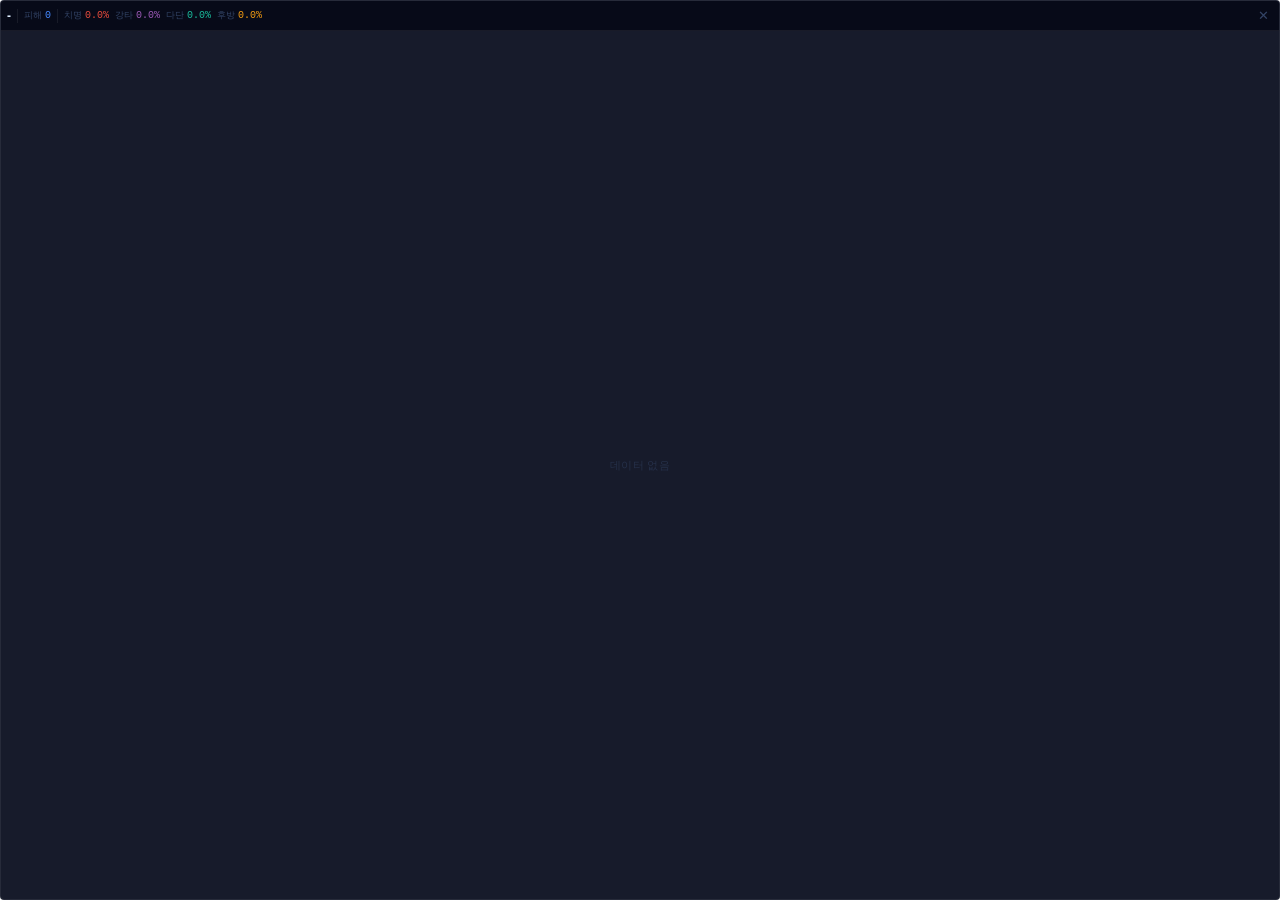
<file: Aion2DPSViewer/detail.html>
<!DOCTYPE html>
<html>
<head>
<meta charset="utf-8">
<style>
*{margin:0;padding:0;box-sizing:border-box}
:root{
  --bg:rgba(11,15,32,0.95);
  --tb:rgba(7,10,24,0.97);
  --border:rgba(255,255,255,0.07);
  --border2:rgba(255,255,255,0.04);
  --text:#ddeeff;
  --muted:#5577aa;
  --dim:#334466;
  --accent:#4488ff;
  --green:#3ddc84;
  --red:#e74c3c;
  --orange:#f39c12;
  --purple:#9b59b6;
  --teal:#1abc9c;
  --gold:#ffd060;
  --fn:'Segoe UI','Malgun Gothic',sans-serif;
  --fm:'Consolas','Courier New',monospace;
}
html,body{width:100%;height:100%;overflow:hidden;font-family:var(--fn)}
body{background:transparent;color:var(--text);font-size:11px;user-select:none;-webkit-user-select:none}
#app{width:100%;height:100%;display:flex;flex-direction:column;background:var(--bg);position:relative;border:1px solid var(--border);border-radius:4px;overflow:hidden}

/* ── resize handles ── */
.rz{position:absolute;z-index:200}
.rz-n{top:0;left:8px;right:8px;height:5px;cursor:n-resize}
.rz-s{bottom:0;left:8px;right:8px;height:5px;cursor:s-resize}
.rz-e{right:0;top:8px;bottom:8px;width:5px;cursor:e-resize}
.rz-w{left:0;top:8px;bottom:8px;width:5px;cursor:w-resize}
.rz-ne{top:0;right:0;width:10px;height:10px;cursor:ne-resize}
.rz-nw{top:0;left:0;width:10px;height:10px;cursor:nw-resize}
.rz-se{bottom:0;right:0;width:10px;height:10px;cursor:se-resize}
.rz-sw{bottom:0;left:0;width:10px;height:10px;cursor:sw-resize}

/* ── header ── */
#hdr{
  height:30px;min-height:30px;flex-shrink:0;
  background:var(--tb);border-bottom:1px solid var(--border);
  display:flex;align-items:center;padding:0 6px;gap:6px;
}
#hdr .player-name{font-size:12px;font-weight:700;flex-shrink:0;white-space:nowrap;overflow:hidden;text-overflow:ellipsis;max-width:110px}
.h-sep{width:1px;height:14px;background:var(--border);flex-shrink:0}
.h-stat{display:flex;align-items:center;gap:3px;flex-shrink:0}
.h-label{font-size:9px;color:var(--dim)}
.h-val{font-family:var(--fm);font-size:10px;color:var(--text)}
.h-val.accent{color:var(--accent)}
.h-val.red{color:var(--red)}
.h-val.orange{color:var(--orange)}
.h-val.purple{color:var(--purple)}
.h-val.teal{color:var(--teal)}
.h-val.green{color:var(--green)}
.h-flex{flex:1}
#btn-close{
  width:20px;height:20px;border:none;background:transparent;
  color:var(--dim);font-size:13px;cursor:pointer;border-radius:2px;
  display:flex;align-items:center;justify-content:center;flex-shrink:0;
  transition:all .12s;
}
#btn-close:hover{color:#ff4444;background:rgba(255,40,40,0.15)}

/* ── empty state ── */
#empty{
  flex:1;display:flex;align-items:center;justify-content:center;
  color:var(--dim);font-size:11px;opacity:.5;letter-spacing:.3px;
}

/* ── table area ── */
#table-wrap{
  flex:1;overflow-y:auto;overflow-x:auto;
  scrollbar-width:thin;scrollbar-color:rgba(68,136,255,0.2) transparent;
}
#table-wrap::-webkit-scrollbar{width:3px;height:3px}
#table-wrap::-webkit-scrollbar-track{background:transparent}
#table-wrap::-webkit-scrollbar-thumb{background:rgba(68,136,255,0.2);border-radius:2px}

table{width:100%;border-collapse:collapse;font-size:10px}
thead tr{position:sticky;top:0;z-index:10}
th{
  background:var(--tb);color:var(--dim);font-weight:600;
  text-align:right;padding:3px 4px;white-space:nowrap;
  border-bottom:1px solid var(--border);font-size:9px;letter-spacing:.2px;
}
th.col-skill{text-align:left;min-width:110px}
th.col-spec{text-align:center;padding:3px 2px}
td{
  padding:2px 4px;text-align:right;white-space:nowrap;
  border-bottom:1px solid var(--border2);
  font-family:var(--fm);font-size:10px;color:var(--muted);
}
td.col-skill{text-align:left;font-family:var(--fn);color:var(--text)}
td.col-spec{text-align:center;padding:2px}
.col-crit{color:var(--red) !important}
.col-back{color:var(--orange) !important}
.col-total{color:var(--accent) !important;font-weight:700}
tbody tr:hover{background:rgba(255,255,255,0.03)}

/* ── skill cell ── */
.skill-cell{position:relative;display:flex;align-items:center;gap:3px;height:20px}
.skill-bar-bg{position:absolute;inset:0;background:rgba(40,50,70,0.4);border-radius:1px;overflow:hidden}
.skill-bar-fill{height:100%;border-radius:1px;opacity:.22;transition:width .3s}
.skill-icon{position:relative;z-index:1;width:16px;height:16px;border-radius:2px;flex-shrink:0;object-fit:cover}
.skill-dot{position:relative;z-index:1;width:7px;height:7px;border-radius:1px;flex-shrink:0}
.skill-name{position:relative;z-index:1;overflow:hidden;text-overflow:ellipsis;flex:1;min-width:0;font-size:10px;padding:0 2px}

/* ── spec boxes ── */
.spec-boxes{display:flex;gap:2px;justify-content:center}
.spec-box{width:7px;height:7px;border-radius:1px;background:rgba(80,90,110,0.4);border:1px solid rgba(100,120,160,0.25)}
.spec-box.on{background:var(--green);border-color:var(--green);box-shadow:0 0 3px rgba(61,220,132,0.4)}
.spec-box.stigma{background:var(--gold);border-color:var(--gold);box-shadow:0 0 3px rgba(240,192,64,0.4)}

/* ── buff section ── */
#buff-section{
  flex-shrink:0;border-top:1px solid var(--border);
  padding:5px 6px;max-height:140px;overflow-y:auto;
  scrollbar-width:thin;scrollbar-color:rgba(68,136,255,0.2) transparent;
}
#buff-section::-webkit-scrollbar{width:3px}
#buff-section::-webkit-scrollbar-thumb{background:rgba(68,136,255,0.2);border-radius:2px}
.buff-title{font-size:9px;color:var(--dim);font-weight:600;margin-bottom:4px;letter-spacing:.5px;text-transform:uppercase}
.buff-row{display:flex;align-items:center;gap:5px;margin-bottom:2px}
.buff-icon{width:14px;height:14px;border-radius:2px;flex-shrink:0;object-fit:cover}
.buff-name{flex:1;min-width:0;overflow:hidden;text-overflow:ellipsis;white-space:nowrap;font-size:10px;color:var(--text)}
.buff-pct{font-family:var(--fm);font-size:10px;color:var(--muted);width:36px;text-align:right;flex-shrink:0}
.buff-bar-bg{flex:0 0 64px;height:4px;background:rgba(40,50,70,0.5);border-radius:2px;overflow:hidden}
.buff-bar-fill{height:100%;border-radius:2px;background:var(--accent);opacity:.65}
.buff-sec-label{font-family:var(--fm);font-size:9px;color:var(--dim);width:28px;text-align:right;flex-shrink:0}
</style>
</head>
<body>
<div id="app">
  <!-- resize handles -->
  <div class="rz rz-nw" data-dir="top-left"></div>
  <div class="rz rz-n"  data-dir="top"></div>
  <div class="rz rz-ne" data-dir="top-right"></div>
  <div class="rz rz-e"  data-dir="right"></div>
  <div class="rz rz-se" data-dir="bottom-right"></div>
  <div class="rz rz-s"  data-dir="bottom"></div>
  <div class="rz rz-sw" data-dir="bottom-left"></div>
  <div class="rz rz-w"  data-dir="left"></div>

  <!-- header -->
  <div id="hdr">
    <span id="player-name" class="player-name">-</span>
    <div class="h-sep"></div>
    <div class="h-stat"><span class="h-label">피해</span><span class="h-val accent" id="h-total">0</span></div>
    <div class="h-sep"></div>
    <div class="h-stat"><span class="h-label">치명</span><span class="h-val red" id="h-crit">0.0%</span></div>
    <div class="h-stat"><span class="h-label">강타</span><span class="h-val purple" id="h-hard">0.0%</span></div>
    <div class="h-stat"><span class="h-label">다단</span><span class="h-val teal" id="h-multi">0.0%</span></div>
    <div class="h-stat"><span class="h-label">후방</span><span class="h-val orange" id="h-back">0.0%</span></div>
    <div class="h-stat" id="h-heal-wrap" style="display:none"><span class="h-label">힐</span><span class="h-val green" id="h-heal">0</span></div>
    <div class="h-flex"></div>
    <button id="btn-close" title="닫기">✕</button>
  </div>

  <!-- empty -->
  <div id="empty">데이터 없음</div>

  <!-- table -->
  <div id="table-wrap" style="display:none">
    <table>
      <thead>
        <tr>
          <th class="col-skill">스킬</th>
          <th class="col-spec">특화</th>
          <th>타수</th>
          <th>일반</th>
          <th class="col-crit">치명타</th>
          <th class="col-back">후방</th>
          <th>강타</th>
          <th>완벽</th>
          <th>다단</th>
          <th>회피</th>
          <th>막기</th>
          <th>초당</th>
          <th>평균</th>
          <th>최소</th>
          <th>최대</th>
          <th class="col-total">피해</th>
        </tr>
      </thead>
      <tbody id="skill-tbody"></tbody>
    </table>
  </div>

  <!-- buff uptime -->
  <div id="buff-section" style="display:none">
    <div class="buff-title">버프 업타임</div>
    <div id="buff-list"></div>
  </div>
</div>

<script>
(function(){
'use strict';

// ── job colors ───────────────────────────────────
const JOB_COLORS = {
  0:'#e74c3c',1:'#e67e22',2:'#9b59b6',3:'#2ecc71',
  4:'#3498db',5:'#1abc9c',6:'#f1c40f',7:'#e84393'
};

// ── resize ────────────────────────────────────────
let _resizing = false;
document.querySelectorAll('.rz').forEach(function(el){
  el.addEventListener('mousedown', function(e){
    e.preventDefault();
    _resizing = true;
    send({type:'resize-start', dir:el.dataset.dir});
  });
});
window.addEventListener('mouseup', function(){
  if(_resizing){ _resizing=false; send({type:'mouse-up'}); }
});

// ── close ─────────────────────────────────────────
document.getElementById('btn-close').addEventListener('click', function(){
  send({type:'close'});
});

// ── utils ─────────────────────────────────────────
function send(msg){ try{ window.chrome.webview.postMessage(msg); }catch(e){} }
function fmt(n){ return Number(n||0).toLocaleString('ko-KR'); }
function pct(count, total){ return total>0 ? (count/total*100).toFixed(1) : '0.0'; }
function esc(s){
  const d=document.createElement('div'); d.textContent=String(s||''); return d.innerHTML;
}
function maskNm(name){
  if(!name) return name;
  const m=name.match(/^(.+?)(\[.+\])$/);
  const nick=m?m[1]:name;
  if(nick.length<=1) return '*';
  if(nick.length===2) return nick[0]+'*';
  return nick[0]+'*'.repeat(nick.length-1);
}

// ── updateData ────────────────────────────────────
function updateData(jsonStr){
  try{
    const d = JSON.parse(jsonStr);
    if(!d || !d.topSkills || d.topSkills.length===0){
      document.getElementById('empty').style.display='flex';
      document.getElementById('table-wrap').style.display='none';
      document.getElementById('buff-section').style.display='none';
      document.getElementById('player-name').textContent='-';
      document.getElementById('h-total').textContent='0';
      document.getElementById('h-crit').textContent='0.0%';
      document.getElementById('h-hard').textContent='0.0%';
      document.getElementById('h-multi').textContent='0.0%';
      document.getElementById('h-back').textContent='0.0%';
      document.getElementById('h-heal-wrap').style.display='none';
      return;
    }

    const color = JOB_COLORS[d.jobCode] || '#95a5a6';
    const totalHits  = d.topSkills.reduce(function(a,s){ return a+s.hitCount; }, 0);
    const totalBack  = d.topSkills.reduce(function(a,s){ return a+s.backCount; }, 0);
    const totalHard  = d.topSkills.reduce(function(a,s){ return a+s.hardHitCount; }, 0);
    const totalMulti = d.topSkills.reduce(function(a,s){ return a+s.multiHitCount; }, 0);

    // header
    document.getElementById('player-name').textContent = d.maskNick ? maskNm(d.name) : d.name;
    document.getElementById('h-total').textContent = fmt(d.totalDamage);
    document.getElementById('h-crit').textContent  = d.critRate.toFixed(1)+'%';
    document.getElementById('h-hard').textContent  = pct(totalHard, totalHits)+'%';
    document.getElementById('h-multi').textContent = pct(totalMulti, totalHits)+'%';
    document.getElementById('h-back').textContent  = pct(totalBack, totalHits)+'%';
    const healWrap = document.getElementById('h-heal-wrap');
    if(d.healTotal > 0){
      document.getElementById('h-heal').textContent = fmt(d.healTotal);
      healWrap.style.display='flex';
    } else {
      healWrap.style.display='none';
    }

    // skill rows
    let rows = '';
    for(const s of d.topSkills){
      rows += '<tr>';
      // skill name cell with bar bg
      rows += '<td class="col-skill"><div class="skill-cell">';
      rows += '<div class="skill-bar-bg"><div class="skill-bar-fill" style="width:'+s.percent.toFixed(1)+'%;background:'+color+'"></div></div>';
      if(s.iconUrl){
        rows += '<img class="skill-icon" src="'+esc(s.iconUrl)+'" onerror="this.style.display=\'none\'" />';
      } else {
        rows += '<span class="skill-dot" style="background:'+color+'"></span>';
      }
      rows += '<span class="skill-name">'+esc(s.name)+'</span>';
      rows += '</div></td>';

      // spec column
      rows += '<td class="col-spec">';
      if(s.specs && s.specs.length > 0){
        const isStigma = s.skillType === 'stigma';
        const maxBox = isStigma ? 4 : 5;
        const maxSpec = isStigma ? Math.max.apply(null, s.specs) : 0;
        rows += '<div class="spec-boxes">';
        for(let si=1; si<=maxBox; si++){
          const on = isStigma ? (si<=maxSpec) : (s.specs.indexOf(si)>=0);
          rows += '<span class="spec-box'+(on?(isStigma?' stigma':' on'):'')+'"></span>';
        }
        rows += '</div>';
      }
      rows += '</td>';

      rows += '<td>'+s.hitCount+'</td>';
      rows += '<td>'+pct(s.normalCount,s.hitCount)+'%</td>';
      rows += '<td class="col-crit">'+pct(s.critCount,s.hitCount)+'%</td>';
      rows += '<td class="col-back">'+pct(s.backCount,s.hitCount)+'%</td>';
      rows += '<td>'+pct(s.hardHitCount,s.hitCount)+'%</td>';
      rows += '<td>'+pct(s.perfectCount,s.hitCount)+'%</td>';
      rows += '<td>'+pct(s.multiHitCount,s.hitCount)+'%</td>';
      rows += '<td>'+pct(s.evadeCount,s.hitCount)+'%</td>';
      rows += '<td>'+pct(s.blockCount,s.hitCount)+'%</td>';
      rows += '<td>'+fmt(s.dps)+'</td>';
      rows += '<td>'+fmt(s.avgDamage)+'</td>';
      rows += '<td>'+fmt(s.minDamage)+'</td>';
      rows += '<td>'+fmt(s.maxDamage)+'</td>';
      rows += '<td class="col-total">'+fmt(s.totalDamage)+' <span style="color:var(--dim);font-size:9px">('+s.percent.toFixed(1)+'%)</span></td>';
      rows += '</tr>';
    }
    document.getElementById('skill-tbody').innerHTML = rows;

    // show table
    document.getElementById('empty').style.display='none';
    document.getElementById('table-wrap').style.display='block';

    // buff uptime
    const buffSection = document.getElementById('buff-section');
    const buffList = document.getElementById('buff-list');
    if(d.buffUptime && d.buffUptime.length > 0){
      const top = d.buffUptime.slice(0, 15);
      let bRows = '';
      for(const b of top){
        const p = Math.min(100, b.uptimePercent).toFixed(1);
        bRows += '<div class="buff-row">';
        if(b.iconUrl) bRows += '<img class="buff-icon" src="'+esc(b.iconUrl)+'" onerror="this.style.display=\'none\'" />';
        bRows += '<span class="buff-name">'+esc(b.name)+'</span>';
        bRows += '<span class="buff-pct">'+b.uptimePercent.toFixed(1)+'%</span>';
        bRows += '<div class="buff-bar-bg"><div class="buff-bar-fill" style="width:'+p+'%"></div></div>';
        bRows += '<span class="buff-sec-label">'+b.uptimeSeconds.toFixed(0)+'s</span>';
        bRows += '</div>';
      }
      buffList.innerHTML = bRows;
      buffSection.style.display = 'block';
    } else {
      buffSection.style.display = 'none';
    }
  } catch(e){ console.error('updateData', e); }
}

// ── applyTheme ────────────────────────────────────
const THEME_PRESETS = {
  midnight:{'--bg-app-rgb':'11,15,32','--bg-titlebar-rgb':'7,10,24','--accent':'#4488ff','--text-primary':'#ddeeff','--text-secondary':'#5577aa','--text-muted':'#334466','--gold':'#ffd060','--green':'#3ddc84'},
  abyss:   {'--bg-app-rgb':'6,5,16',  '--bg-titlebar-rgb':'10,8,26','--accent':'#9b7aff','--text-primary':'#d8d0e8','--text-secondary':'#8878aa','--text-muted':'#504568','--gold':'#e0c060','--green':'#60c890'},
  deva:    {'--bg-app-rgb':'8,14,24', '--bg-titlebar-rgb':'5,10,20','--accent':'#60c0ff','--text-primary':'#d0e0f0','--text-secondary':'#7090b0','--text-muted':'#405060','--gold':'#f0d060','--green':'#50c880'},
  asmodian:{'--bg-app-rgb':'16,8,14', '--bg-titlebar-rgb':'12,5,10','--accent':'#c070dd','--text-primary':'#e0d0e0','--text-secondary':'#a080a0','--text-muted':'#604860','--gold':'#e0c060','--green':'#60c880'},
  flame:   {'--bg-app-rgb':'16,8,6',  '--bg-titlebar-rgb':'14,6,4', '--accent':'#e08040','--text-primary':'#f0e0d0','--text-secondary':'#a08070','--text-muted':'#604840','--gold':'#ffc040','--green':'#70c070'},
  glass:   {'--bg-app-rgb':'0,0,0',   '--bg-titlebar-rgb':'0,0,0',  '--accent':'#7ab4ff','--text-primary':'#ffffff','--text-secondary':'#a0a8b8','--text-muted':'#606878','--gold':'#ffd060','--green':'#60d080'}
};

function applyTheme(jsonStr){
  try{
    const t = JSON.parse(jsonStr);
    const base = THEME_PRESETS[t.preset] || THEME_PRESETS.midnight;
    const vars = Object.assign({}, base, t.customVars || {});
    const r = document.documentElement.style;
    const bg = vars['--bg-app-rgb'] || '11,15,32';
    const tb = vars['--bg-titlebar-rgb'] || '7,10,24';
    r.setProperty('--bg',   'rgba('+bg+',0.95)');
    r.setProperty('--tb',   'rgba('+tb+',0.97)');
    r.setProperty('--text', vars['--text-primary']  || '#ddeeff');
    r.setProperty('--muted',vars['--text-secondary'] || '#5577aa');
    r.setProperty('--dim',  vars['--text-muted']     || '#334466');
    r.setProperty('--accent',vars['--accent']        || '#4488ff');
    r.setProperty('--green', vars['--green']          || '#3ddc84');
    r.setProperty('--gold',  vars['--gold']           || '#ffd060');
    if(t.fontFamily) document.body.style.fontFamily = t.fontFamily;
  } catch(e){ console.error('applyTheme', e); }
}

// expose to C# host
window.updateData = updateData;
window.applyTheme = applyTheme;

})();
</script>
</body>
</html>
</file>
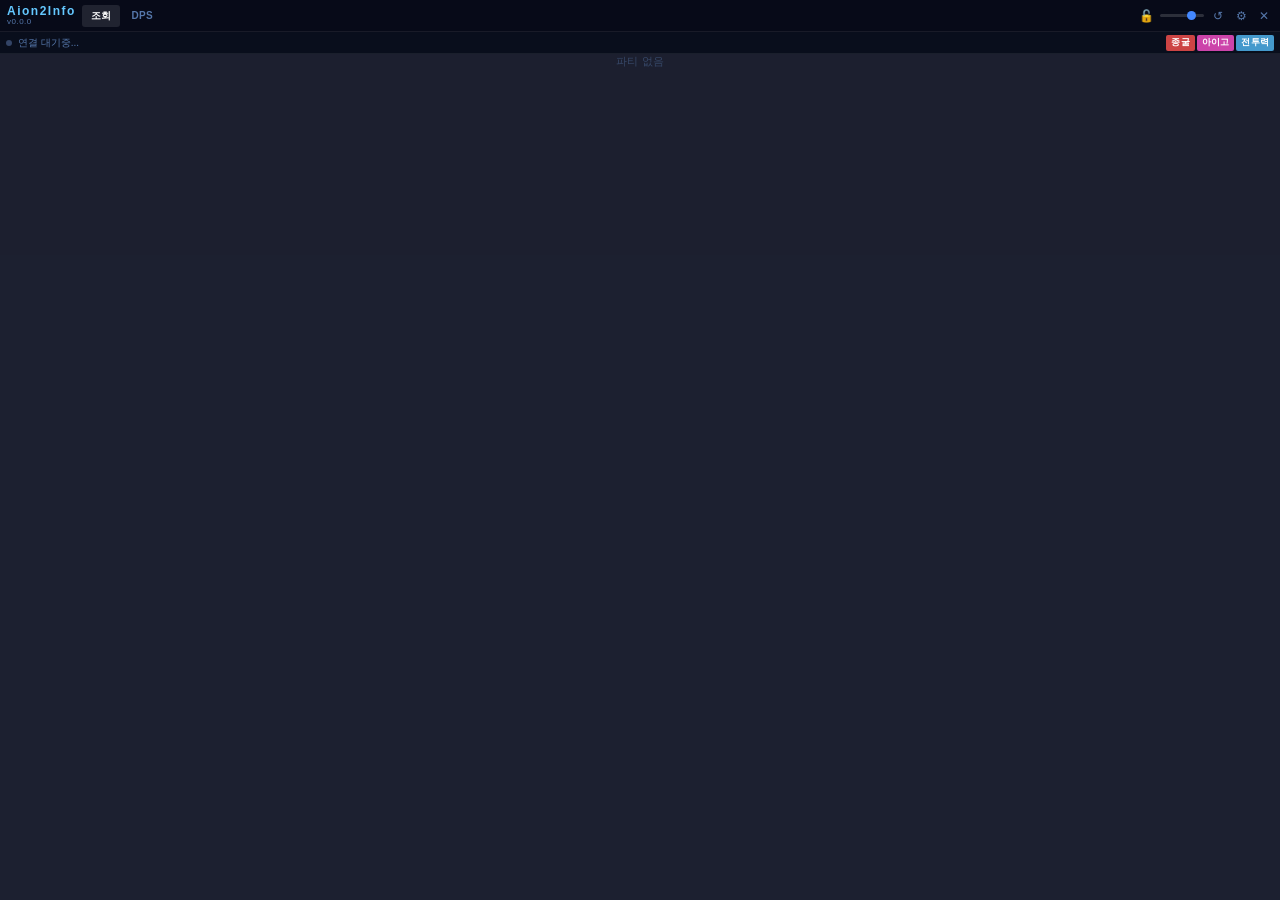
<file: Aion2DPSViewer/overlay.html>
<!DOCTYPE html>
<html>
<head>
<meta charset="utf-8">
<style>
*{margin:0;padding:0;box-sizing:border-box}
:root{
  --bg:rgba(11,15,32,0.93);
  --tb:rgba(7,10,24,0.97);
  --sr:rgba(9,13,28,0.95);
  --border:rgba(255,255,255,0.07);
  --border2:rgba(255,255,255,0.04);
  --text:#ddeeff;
  --muted:#5577aa;
  --dim:#334466;
  --accent:#4488ff;
  --green:#3ddc84;
  --logo:#64c8ff;
  --dps-active:#f0a500;
  --fn:'Segoe UI','Malgun Gothic',sans-serif;
  --fm:'Consolas','Courier New',monospace;
}
html,body{width:100%;height:100%;overflow:hidden;font-family:var(--fn)}
body{background:transparent;color:var(--text);font-size:11px;user-select:none;-webkit-user-select:none}
#app{width:100%;height:100%;display:flex;flex-direction:column;background:var(--bg);position:relative}

/* resize handles */
.rz{position:absolute;z-index:200}
.rz-n{top:0;left:8px;right:8px;height:5px;cursor:n-resize}
.rz-s{bottom:0;left:8px;right:8px;height:5px;cursor:s-resize}
.rz-e{right:0;top:8px;bottom:8px;width:5px;cursor:e-resize}
.rz-w{left:0;top:8px;bottom:8px;width:5px;cursor:w-resize}
.rz-ne{top:0;right:0;width:10px;height:10px;cursor:ne-resize}
.rz-nw{top:0;left:0;width:10px;height:10px;cursor:nw-resize}
.rz-se{bottom:0;right:0;width:10px;height:10px;cursor:se-resize}
.rz-sw{bottom:0;left:0;width:10px;height:10px;cursor:sw-resize}

/* ── Title bar ── */
#tb{
  height:32px;min-height:32px;flex-shrink:0;
  background:var(--tb);
  border-bottom:1px solid var(--border);
  display:flex;align-items:center;
  padding:0 5px 0 7px;gap:0;
  cursor:move;
}
.brand{display:flex;flex-direction:column;justify-content:center;margin-right:6px;line-height:1;cursor:move;flex-shrink:0}
.brand-name{font-size:12px;font-weight:800;letter-spacing:1.5px;color:var(--logo)}
.brand-ver{font-size:8px;color:var(--muted);letter-spacing:.5px;margin-top:1px}
.tab-group{display:flex;align-items:center;gap:2px;flex-shrink:0}
.tabx{
  height:22px;padding:0 9px;border:none;
  background:transparent;color:var(--muted);
  font-size:10px;font-family:var(--fn);font-weight:600;
  cursor:pointer;border-radius:3px;transition:all .12s;
  letter-spacing:.3px;
}
.tabx:hover{color:var(--text);background:rgba(255,255,255,0.06)}
.tabx.active-lookup{color:#fff;background:rgba(255,255,255,0.1)}
.tabx.active-dps{color:#1a1000;background:var(--dps-active);font-weight:700}
.tb-sep{flex:1;cursor:move}
.ctrl-group{display:flex;align-items:center;gap:1px;flex-shrink:0}
.ctrl{
  width:22px;height:22px;border:none;background:transparent;
  color:var(--muted);font-size:12px;cursor:pointer;
  border-radius:2px;transition:all .12s;
  display:flex;align-items:center;justify-content:center;flex-shrink:0;
}
.ctrl:hover{color:var(--text);background:rgba(255,255,255,0.07)}
.ctrl.active{color:var(--accent)}
#btn-close:hover{color:#ff4444;background:rgba(255,40,40,0.15)}
#opacity-wrap{display:flex;align-items:center;padding:0 2px;flex-shrink:0}
#opacity-slider{
  width:44px;height:3px;cursor:pointer;
  -webkit-appearance:none;appearance:none;
  background:rgba(255,255,255,0.15);border-radius:2px;outline:none;
}
#opacity-slider::-webkit-slider-thumb{
  -webkit-appearance:none;width:9px;height:9px;border-radius:50%;
  background:var(--accent);cursor:pointer;
}

/* ── Status row ── */
#sr{
  height:22px;min-height:22px;flex-shrink:0;
  background:var(--sr);border-bottom:1px solid var(--border);
  display:flex;align-items:center;padding:0 6px;gap:6px;
}
.st-dot{width:6px;height:6px;border-radius:50%;background:#334466;flex-shrink:0;transition:background .3s}
.st-dot.ok{background:var(--green)}
.st-dot.err{background:#ff4444}
#st-text{font-size:10px;color:var(--muted);white-space:nowrap;overflow:hidden;text-overflow:ellipsis;flex:1;min-width:0}
#st-text .st-name{color:var(--text);font-weight:600}
#st-text .st-ping{color:var(--muted);font-family:var(--fm)}
.sort-group{display:flex;gap:2px;flex-shrink:0}
.sbtn{
  height:16px;padding:0 5px;border:none;border-radius:2px;
  font-size:9px;font-family:var(--fn);font-weight:600;cursor:pointer;
  background:rgba(255,255,255,0.06);color:var(--muted);
  transition:all .12s;letter-spacing:.2px;
}
.sbtn:hover{opacity:.8}
.sbtn.s0{color:#cc4444}.sbtn.s0.on{background:#cc4444;color:#fff}
.sbtn.s1{color:#cc44aa}.sbtn.s1.on{background:#cc44aa;color:#fff}
.sbtn.s2{color:#4499cc}.sbtn.s2.on{background:#4499cc;color:#fff}
.sbtn.s3{color:#778899}.sbtn.s3.on{background:#778899;color:#fff}

/* ── Content ── */
#content{flex:1;overflow:hidden;display:flex;flex-direction:column;min-height:0}
.tab-pane{display:none;flex:1;flex-direction:column;min-height:0;overflow:hidden}
.tab-pane.active{display:flex}

/* ── 조회 tab ── */
#lookup-pane{}
#party-list{flex:1;overflow-y:auto;overflow-x:hidden}
#party-list::-webkit-scrollbar{width:2px}
#party-list::-webkit-scrollbar-thumb{background:rgba(68,136,255,0.2);border-radius:1px}
.party-row{
  display:flex;align-items:center;gap:7px;
  padding:5px 8px;border-bottom:1px solid var(--border2);
  cursor:default;transition:background .1s;
}
.party-row:hover{background:rgba(255,255,255,0.03)}
.job-icon{
  width:22px;height:22px;border-radius:3px;flex-shrink:0;
  display:flex;align-items:center;justify-content:center;
  font-size:9px;font-weight:700;color:#fff;letter-spacing:0;
}
.party-info{flex:1;min-width:0;display:flex;flex-direction:column;gap:1px}
.party-name{font-size:11px;color:var(--text);white-space:nowrap;overflow:hidden;text-overflow:ellipsis;font-weight:600}
.party-name .srv{color:var(--muted);font-weight:400}
.party-loading{font-size:10px;color:var(--muted);font-style:italic}
.party-cp{font-family:var(--fm);font-size:11px;color:#88ccff;text-align:right;flex-shrink:0;min-width:54px}
.self-badge{
  height:16px;padding:0 5px;border-radius:2px;
  background:rgba(61,220,132,0.2);border:1px solid rgba(61,220,132,0.3);
  color:var(--green);font-size:9px;font-weight:700;
  display:flex;align-items:center;flex-shrink:0;
}
.flag-badge{
  height:16px;padding:0 5px;border-radius:2px;
  font-size:9px;font-weight:700;
  display:flex;align-items:center;flex-shrink:0;
}
.jonggul-badge{background:rgba(204,68,68,0.2);border:1px solid rgba(204,68,68,0.35);color:#cc4444}
.naked-badge{background:rgba(204,68,170,0.2);border:1px solid rgba(204,68,170,0.35);color:#cc44aa}
.empty-msg{
  flex:1;display:flex;align-items:center;justify-content:center;
  color:var(--muted);font-size:11px;opacity:.45;letter-spacing:.3px;
}

/* ── DPS tab ── */
#dps-pane{}
#dps-inforow{
  height:20px;min-height:20px;flex-shrink:0;
  display:flex;align-items:center;padding:0 8px;gap:0;
  border-bottom:1px solid var(--border2);background:rgba(0,0,0,0.12);
}
#dps-elapsed{font-family:var(--fm);font-size:10px;color:var(--muted)}
#dps-inforow .i-sep{flex:1}
#dps-total{font-size:10px;color:var(--muted);margin-right:4px}
#btn-shot{
  width:18px;height:18px;border:none;background:transparent;
  color:var(--dim);font-size:11px;cursor:pointer;border-radius:2px;
  display:flex;align-items:center;justify-content:center;
}
#btn-shot:hover{color:var(--muted);background:rgba(255,255,255,0.06)}

#dps-list{flex:1;overflow-y:auto;overflow-x:hidden}
#dps-list::-webkit-scrollbar{width:2px}
#dps-list::-webkit-scrollbar-thumb{background:rgba(68,136,255,0.2);border-radius:1px}

.dps-row{
  display:flex;align-items:center;gap:0;
  padding:0 8px;height:28px;
  border-bottom:1px solid var(--border2);
  cursor:pointer;transition:background .1s;position:relative;overflow:hidden;
}
.dps-row:hover{background:rgba(255,255,255,0.04)}
.dps-bar{
  position:absolute;left:0;top:0;bottom:0;
  opacity:.15;transition:width .4s ease;pointer-events:none;
}
.dps-rank{font-size:9px;color:var(--dim);width:14px;text-align:center;flex-shrink:0;z-index:1}
.dps-job{
  width:20px;height:20px;border-radius:2px;flex-shrink:0;z-index:1;margin:0 4px 0 2px;
  display:flex;align-items:center;justify-content:center;
  font-size:8px;font-weight:700;color:#fff;
}
.dps-name{flex:1;font-size:11px;color:var(--text);white-space:nowrap;overflow:hidden;text-overflow:ellipsis;z-index:1;font-weight:500}
.dps-val{font-family:var(--fm);font-size:11px;color:var(--text);text-align:right;z-index:1;min-width:54px;flex-shrink:0}
.dps-pct{font-family:var(--fm);font-size:10px;color:var(--muted);text-align:right;z-index:1;min-width:34px;flex-shrink:0}
.dps-crit{font-family:var(--fm);font-size:10px;color:var(--dim);text-align:right;z-index:1;min-width:32px;flex-shrink:0}

/* ── Compact ── */
#app.compact #tb{display:none}
#app.compact #sr{display:none}
#app.compact #content{display:none}
#compact-bar{
  display:none;height:100%;
  background:rgba(7,10,24,0.95);align-items:center;
  padding:0 8px;gap:6px;cursor:move;
}
#app.compact{background:rgba(7,10,24,0.95)}
#app.compact #compact-bar{display:flex}
.c-dot{width:5px;height:5px;border-radius:50%;background:#334466;flex-shrink:0}
.c-dot.ok{background:var(--green)}
.c-name{font-size:10px;color:var(--muted);max-width:70px;overflow:hidden;white-space:nowrap;text-overflow:ellipsis}
.c-dps{font-family:var(--fm);font-size:11px;color:var(--dps-active);font-weight:700}
.c-label{font-size:9px;color:var(--dim)}
</style>
</head>
<body>
<div id="app">
  <!-- resize -->
  <div class="rz rz-nw" data-dir="top-left"></div>
  <div class="rz rz-n"  data-dir="top"></div>
  <div class="rz rz-ne" data-dir="top-right"></div>
  <div class="rz rz-e"  data-dir="right"></div>
  <div class="rz rz-se" data-dir="bottom-right"></div>
  <div class="rz rz-s"  data-dir="bottom"></div>
  <div class="rz rz-sw" data-dir="bottom-left"></div>
  <div class="rz rz-w"  data-dir="left"></div>

  <!-- compact -->
  <div id="compact-bar">
    <div class="c-dot" id="c-dot"></div>
    <span class="c-name" id="c-name">-</span>
    <div style="flex:1"></div>
    <span class="c-label">DPS</span>
    <span class="c-dps" id="c-dps">-</span>
  </div>

  <!-- title bar -->
  <div id="tb">
    <div class="brand">
      <span class="brand-name">Aion2Info</span>
      <span class="brand-ver" id="brand-ver">v0.0.0</span>
    </div>
    <div class="tab-group">
      <button class="tabx active-lookup" id="tab-lookup" onclick="switchTab('lookup')">조회</button>
      <button class="tabx" id="tab-dps" onclick="switchTab('dps')">DPS</button>
    </div>
    <div class="tb-sep"></div>
    <div class="ctrl-group">
        <!--<button class="ctrl" id="btn-vis" title="표시/숨기기">👁</button>-->
        <button class="ctrl" id="btn-lock" title="클릭 잠금">🔓</button>
        <div id="opacity-wrap">
          <input id="opacity-slider" type="range" min="10" max="100" value="80" title="투명도">
        </div>
        <button class="ctrl" id="btn-reset" title="초기화">↺</button>
        <button class="ctrl" id="btn-settings" title="설정">⚙</button>
        <button class="ctrl" id="btn-close" title="닫기">✕</button>
      </div>
    </div>

    <!-- status row -->
        <div id="sr">
            <div class="st-dot" id="st-dot"></div>
            <span id="st-text">연결 대기중...</span>
            <div class="sort-group">
                <button class="sbtn s0 on" id="sb0" onclick="setSort(0)">종굴</button>
                <button class="sbtn s1 on" id="sb1" onclick="setSort(1)">아이고</button>
                <button class="sbtn s2 on" id="sb2" onclick="setSort(2)">전투력</button>
            </div>
        </div>

        <!-- content -->
        <div id="content">
            <!-- 조회 tab -->
            <div class="tab-pane active" id="lookup-pane">
                <div id="party-list">
                    <div class="empty-msg" id="party-empty">파티 없음</div>
                </div>
            </div>

            <!-- DPS tab -->
            <div class="tab-pane" id="dps-pane">
                <div id="dps-inforow">
                    <span id="dps-elapsed">0초</span>
                    <div class="i-sep"></div>
                    <span id="dps-total">총 0</span>
                    <button id="btn-shot" title="스냅샷">▣</button>
                </div>
                <div id="dps-list">
                    <div class="empty-msg" id="dps-empty">대미지 데이터 없음</div>
                </div>
            </div>
        </div>
    </div>

<script>
(function(){
'use strict';

// ── Job colors & labels ──────────────────────────
const JOB_CODE_TO_KR = {7:'검성',8:'검성',11:'수호성',12:'수호성',15:'궁성',16:'궁성',
  19:'살성',20:'살성',23:'정령성',24:'정령성',27:'정령성',28:'마도성',31:'치유성',32:'치유성',35:'호법성',36:'호법성'};
const JOB_KR_TO_SHORT = {'검성':'검','궁성':'궁','마도성':'마','살성':'살','수호성':'수','정령성':'정','치유성':'치','호법성':'호'};
const JOB_KR_TO_COLOR = {
  '검성':'#cc3333','궁성':'#44aa44','마도성':'#4466cc','살성':'#aa44aa',
  '수호성':'#cc8800','정령성':'#2299aa','치유성':'#33aa66','호법성':'#9944aa'
};

// Sort modes: 0=DPS순, 1=전체피해, 2=전투력
const SORT_LABELS = ['종굴','아이고','전투력'];

// ── 테마 ────────────────────────────────────────
const THEME_PRESETS = {
  midnight:{'--bg-app-rgb':'8, 10, 18','--bg-titlebar-rgb':'20, 35, 70','--accent':'#7ab4ff','--text-primary':'#e0e0e0','--text-secondary':'#8899aa','--text-muted':'#555','--gold':'#ffd060','--name-elyos':'#70c8ff','--green':'#5cc88a'},
  abyss:   {'--bg-app-rgb':'6, 5, 16','--bg-titlebar-rgb':'30, 20, 55','--accent':'#9b7aff','--text-primary':'#d8d0e8','--text-secondary':'#8878aa','--text-muted':'#504568','--gold':'#e0c060','--name-elyos':'#80a8ff','--green':'#60c890'},
  deva:    {'--bg-app-rgb':'8, 14, 24','--bg-titlebar-rgb':'15, 30, 60','--accent':'#60c0ff','--text-primary':'#d0e0f0','--text-secondary':'#7090b0','--text-muted':'#405060','--gold':'#f0d060','--name-elyos':'#80d0ff','--green':'#50c880'},
  asmodian:{'--bg-app-rgb':'16, 8, 14','--bg-titlebar-rgb':'40, 18, 35','--accent':'#c070dd','--text-primary':'#e0d0e0','--text-secondary':'#a080a0','--text-muted':'#604860','--gold':'#e0c060','--name-elyos':'#70b0e0','--green':'#60c880'},
  flame:   {'--bg-app-rgb':'16, 8, 6','--bg-titlebar-rgb':'50, 25, 15','--accent':'#e08040','--text-primary':'#f0e0d0','--text-secondary':'#a08070','--text-muted':'#604840','--gold':'#ffc040','--name-elyos':'#70b0d0','--green':'#70c070'},
  glass:   {'--bg-app-rgb':'0, 0, 0','--bg-titlebar-rgb':'0, 0, 0','--accent':'#7ab4ff','--text-primary':'#ffffff','--text-secondary':'#a0a8b8','--text-muted':'#606878','--gold':'#ffd060','--name-elyos':'#80d0ff','--green':'#60d080'}
};
function applyTheme(t){
  if(!t) return;
  const base=THEME_PRESETS[t.preset]||THEME_PRESETS.midnight;
  const v=Object.assign({},base,t.customVars||{});
  const r=document.documentElement.style;
  const bg=v['--bg-app-rgb']||'8,10,18';
  const tb=v['--bg-titlebar-rgb']||'20,35,70';
  r.setProperty('--bg',`rgba(${bg},0.93)`);
  r.setProperty('--tb',`rgba(${tb},0.97)`);
  r.setProperty('--sr',`rgba(${bg},0.95)`);
  r.setProperty('--text',v['--text-primary']||'#ddeeff');
  r.setProperty('--muted',v['--text-secondary']||'#5577aa');
  r.setProperty('--dim',v['--text-muted']||'#334466');
  r.setProperty('--accent',v['--accent']||'#4488ff');
  r.setProperty('--logo',v['--name-elyos']||'#64c8ff');
  r.setProperty('--green',v['--green']||'#3ddc84');
  r.setProperty('--dps-active',v['--gold']||'#f0a500');
  if(t.fontFamily) r.setProperty('--fn',t.fontFamily);
  if(t.jobColors){
    Object.assign(JOB_KR_TO_COLOR,t.jobColors);
    renderLookup();
    renderDps();
  }
}

const S = window.__SETTINGS__ || {};

// ── State ────────────────────────────────────────
let state = {
  tab: 'lookup',
  compact: false,
  clickLocked: false,
  displayModes: [true, true, true], // [종굴, 아이고, 전투력] 표시 여부
  // settings
  dpsPercentMode: S.dpsPercentMode || 'party',
  scoreFormat: S.scoreFormat || 'full',
  dpsTimeMode: S.dpsTimeMode || 'wallclock',
  autoTabSwitch: S.autoTabSwitch ?? true,
  // sniffer
  snifferOk: false,
  snifferMsg: '연결 대기중...',
  snifferErr: false,
  // self
  selfKey: null,        // "nickname:serverId"
  selfName: null,
  ping: -1,
  // party members: key = "nickname:serverId"
  partyMap: {},         // {nickname, serverId, serverName, loading, error, cp, className, jobCode}
  partyOrder: [],       // ordered keys
  // dps
  dpsPlayers: [],
  elapsed: 0,
  wallElapsed: 0,
  target: null,
  // version
  version: S.version || '0.0.0',
};

// ── Helpers ──────────────────────────────────────
function send(type, data){
  try{ window.chrome.webview.postMessage(JSON.stringify(data===undefined?{type}:{type,data})); }catch(e){}
}
function fmt(n){
  n=Number(n)||0;
  if(state.scoreFormat==='full') return n.toLocaleString();
  if(n>=1e9) return (n/1e9).toFixed(2)+'B';
  if(n>=1e6) return (n/1e6).toFixed(2)+'M';
  if(n>=1e3) return (n/1e3).toFixed(1)+'K';
  return String(n);
}
function fmtSec(s){
  s=Math.floor(s||0);
  if(s<60) return s+'초';
  return Math.floor(s/60)+'분 '+(s%60)+'초';
}
function esc(s){ return String(s||'').replace(/&/g,'&amp;').replace(/</g,'&lt;').replace(/>/g,'&gt;'); }
function jobColor(kr){ return JOB_KR_TO_COLOR[kr]||'#446688'; }
function jobShort(kr){ return JOB_KR_TO_SHORT[kr]||kr?.charAt(0)||'?'; }
function jobFromCode(code){ return JOB_CODE_TO_KR[code]||null; }

function jobIconHtml(kr, size){
  const c=jobColor(kr), sh=jobShort(kr);
  return `<div class="job-icon" style="background:${c};width:${size}px;height:${size}px">${esc(sh)}</div>`;
}

// ── Status bar ───────────────────────────────────
function renderStatus(){
  const dot=document.getElementById('st-dot');
  const txt=document.getElementById('st-text');
  if(state.snifferErr){
    dot.className='st-dot err';
    txt.innerHTML=`<span style="color:#ff6666">${esc(state.snifferMsg)}</span>`;
  } else if(state.snifferOk){
    dot.className='st-dot ok';
    let s='';
    if(state.selfName){
      s+=`감지: <span class="st-name">${esc(state.selfName)}</span>`;
      if(state.ping>=0) s+=` <span class="st-ping">${state.ping}ms</span>`;
    } else {
      s=state.snifferMsg;
    }
    txt.innerHTML=s;
  } else {
    dot.className='st-dot';
    txt.textContent=state.snifferMsg;
  }
  // compact
  const cdot=document.getElementById('c-dot');
  cdot.className='c-dot'+(state.snifferOk?' ok':'');
  if(state.selfName) document.getElementById('c-name').textContent=state.selfName;
}

// ── Display toggle buttons ────────────────────────
function setSort(mode){
  state.displayModes[mode]=!state.displayModes[mode];
  [0,1,2].forEach(i=>{
    const b=document.getElementById('sb'+i);
    b.classList.toggle('on', state.displayModes[i]);
  });
  renderLookup();
  renderDps();
}
window.setSort=setSort;

// ── Party / 조회 tab ─────────────────────────────
function renderLookup(){
  const list=document.getElementById('party-list');
  const empty=document.getElementById('party-empty');
  const keys=state.partyOrder;

  if(!keys||keys.length===0){
    list.innerHTML=''; list.appendChild(empty); empty.style.display='flex'; return;
  }
  empty.style.display='none';

  // sort by cp when 전투력 display is on
  let sorted=[...keys];
  if(state.displayModes[2]){
    sorted.sort((a,b)=>(state.partyMap[b]?.cp||0)-(state.partyMap[a]?.cp||0));
  }

  const showJonggul=state.displayModes[0];
  const showNaked=state.displayModes[1];
  const showCp=state.displayModes[2];

  let html='';
  sorted.forEach(key=>{
    const m=state.partyMap[key]||{};
    const name=m.nickname||key.split(':')[0];
    const srv=m.serverName||'';
    const isSelf=key===state.selfKey;
    const kr=m.className||null;
    const cp=m.cp||0;

    html+=`<div class="party-row">`;
    html+=jobIconHtml(kr||'?', 22);
    html+=`<div class="party-info">`;
    html+=`<span class="party-name">${esc(name)}<span class="srv">${srv?`[${esc(srv)}]`:''}</span></span>`;
    if(m.loading) html+=`<span class="party-loading">조회 중...</span>`;
    html+=`</div>`;
    if(showJonggul&&m.hasJonggul) html+=`<span class="flag-badge jonggul-badge">종굴</span>`;
    if(showNaked&&m.hasNaked) html+=`<span class="flag-badge naked-badge">아이고</span>`;
    if(showCp){
      if(cp>0) html+=`<span class="party-cp">${cp.toLocaleString()}</span>`;
      else if(!m.loading) html+=`<span class="party-cp" style="color:var(--dim)">-</span>`;
    }
    if(isSelf) html+=`<span class="self-badge">나</span>`;
    html+=`</div>`;
  });

  list.innerHTML=html;
}

// ── DPS tab ───────────────────────────────────────
const DPS_COLORS=['#5599ff','#ff6b6b','#54d48a','#ffcc44','#cc77ff','#ff9944','#44ddcc','#ff7799'];

function renderDps(){
  const list=document.getElementById('dps-list');
  const empty=document.getElementById('dps-empty');
  const useWall=state.dpsTimeMode==='wallclock';
  const elapsed=useWall?state.wallElapsed:state.elapsed;
  document.getElementById('dps-elapsed').textContent=fmtSec(elapsed);
  document.getElementById('dps-total').textContent='총 '+(state.dpsPlayers?.length||0);

  if(!state.dpsPlayers||state.dpsPlayers.length===0){
    list.innerHTML=''; list.appendChild(empty); empty.style.display='flex'; return;
  }
  empty.style.display='none';

  const dpsKey=useWall?'wallDps':'dps';
  let sorted=[...state.dpsPlayers];
  sorted.sort((a,b)=>(b[dpsKey]||0)-(a[dpsKey]||0));

  const topDps=sorted[0]?.[dpsKey]||1;

  let html='';
  sorted.forEach((p,i)=>{
    const color=DPS_COLORS[i%DPS_COLORS.length];
    const dpsVal=p[dpsKey]||0;
    const barW=topDps>0?Math.max(1,Math.round(dpsVal/topDps*100)):0;
    const kr=jobFromCode(p.jobCode);
    const crit=p.critRate>0?Math.round(p.critRate*100)+'%':'-';
    const pctRaw=state.dpsPercentMode==='boss'?p.bossHpPercent:p.damagePercent;
    const pct=pctRaw>0?pctRaw.toFixed(1)+'%':'-';
    html+=`<div class="dps-row" data-eid="${p.entityId}">`;
    html+=`<div class="dps-bar" style="width:${barW}%;background:${color}"></div>`;
    html+=`<span class="dps-rank">${i+1}</span>`;
    html+=jobIconHtml(kr||'?', 20).replace('job-icon','dps-job');
    html+=`<span class="dps-name">${esc(p.name)}</span>`;
    html+=`<span class="dps-val">${fmt(dpsVal)}</span>`;
    html+=`<span class="dps-pct">${pct}</span>`;
    html+=`<span class="dps-crit">${crit}</span>`;
    html+=`</div>`;
  });
  list.innerHTML=html;

  list.querySelectorAll('.dps-row').forEach(r=>{
    r.addEventListener('mousedown',e=>e.stopPropagation());
    r.addEventListener('click',e=>{
      e.stopPropagation();
      send('dps-detail-pin',{entityId:parseInt(r.dataset.eid,10),maskNick:false});
    });
  });

  // compact
  if(sorted[0]){
    document.getElementById('c-dps').textContent=fmt(sorted[0][dpsKey]||0);
  }
}

// ── Tab switch ────────────────────────────────────
function switchTab(tab){
  state.tab=tab;
  document.getElementById('lookup-pane').classList.toggle('active',tab==='lookup');
  document.getElementById('dps-pane').classList.toggle('active',tab==='dps');
  document.getElementById('tab-lookup').className='tabx'+(tab==='lookup'?' active-lookup':'');
  document.getElementById('tab-dps').className='tabx'+(tab==='dps'?' active-dps':'');
  send('set-active-tab',tab==='dps'?'dps':'party');
}
window.switchTab=switchTab;

// ── Messages from C# ──────────────────────────────
function onMessage(e){
  let msg;
  try{ msg=typeof e.data==='string'?JSON.parse(e.data):e.data; }catch(ex){ return; }
  const {type,data}=msg;

  switch(type){
    case 'dps-update':
      state.dpsPlayers=data.players||[];
      state.elapsed=data.elapsedSeconds||0;
      state.wallElapsed=data.wallElapsedSeconds||0;
      state.target=data.target||null;
      // sync combat power from known party data into dps players
      state.dpsPlayers.forEach(p=>{
        const key=`${p.name}:${p.serverId}`;
        if(state.partyMap[key]?.cp) p.combatPower=state.partyMap[key].cp;
      });
      renderDps();
      break;

    case 'party-sync':
      // data: string[] "nickname:serverId"
      const newKeys=data||[];
      // keep existing entries, add new ones
      const prevMap={...state.partyMap};
      state.partyMap={};
      newKeys.forEach(key=>{
        const [nick,sid]=key.split(':');
        if(prevMap[key]) state.partyMap[key]=prevMap[key];
        else state.partyMap[key]={nickname:nick,serverId:parseInt(sid)||0,serverName:'',loading:true,error:false,cp:0,className:null};
      });
      state.partyOrder=newKeys;
      renderLookup();
      break;

    case 'party-clear':
      state.partyMap={};
      state.partyOrder=[];
      renderLookup();
      break;

    case 'character':
      // {nickname, server_id, server_name, type, loading, error, score:{combatPower,class,...}}
      if(!data||!data.nickname) break;
      const ckey=`${data.nickname}:${data.server_id}`;
      if(!state.partyMap[ckey]){
        state.partyMap[ckey]={nickname:data.nickname,serverId:data.server_id,serverName:data.server_name||'',loading:false,error:false,cp:0,className:null,hasJonggul:false,hasNaked:false};
        if(!state.partyOrder.includes(ckey)) state.partyOrder.push(ckey);
      }
      const entry=state.partyMap[ckey];
      entry.serverName=data.server_name||entry.serverName||'';
      entry.loading=data.loading===true;
      entry.error=data.error===true;
      if(data.score){
        entry.cp=data.score.combatPower||0;
        entry.className=data.score.class||null;
        entry.hasJonggul=data.score.hasJonggul===true;
        entry.hasNaked=data.score.hasNaked===true;
      }
      if(data.type==='self_login'||data.type==='self'){
        state.selfKey=ckey;
        state.selfName=data.nickname;
        renderStatus();
      }
      renderLookup();
      break;

    case 'ping-update':
      state.ping=data;
      renderStatus();
      break;

    case 'sniffer-error':
      state.snifferErr=true;
      state.snifferMsg=data||'오류';
      renderStatus();
      break;

    case 'preload-done':
      state.snifferOk=true;
      state.snifferErr=false;
      state.snifferMsg='패킷 캡처 중';
      renderStatus();
      break;

    case 'status':
      if(data?.text){
        state.snifferMsg=data.text;
        state.snifferErr=false;
        if(data.type==='active') state.snifferOk=true;
      }
      renderStatus();
      break;

    case 'toggle-compact':
      state.compact=!state.compact;
      document.getElementById('app').classList.toggle('compact',state.compact);
      send('set-compact',state.compact);
      break;

    case 'switch-tab':
      switchTab(state.tab==='lookup'?'dps':'lookup');
      break;

    case 'combat-started':
      state.dpsPlayers=[];
      state.elapsed=0;
      state.wallElapsed=0;
      renderDps();
      if(state.autoTabSwitch) switchTab('dps');
      break;

    case 'clear-shortcut':
      state.dpsPlayers=[];
      state.elapsed=0;
      renderDps();
      break;

    case 'settings-sync':
      if(data){
        if(data.dpsPercentMode!=null) state.dpsPercentMode=data.dpsPercentMode;
        if(data.scoreFormat!=null) state.scoreFormat=data.scoreFormat;
        if(data.dpsTimeMode!=null) state.dpsTimeMode=data.dpsTimeMode;
        if(data.autoTabSwitch!=null) state.autoTabSwitch=data.autoTabSwitch;
        renderDps();
      }
      break;

    case 'theme-changed':
      applyTheme(data);
      break;

    case 'shortcuts-updated':
    case 'overlay-only-changed':case 'tracked-skills-updated':
    case 'combat-record-saved':
      break;
  }
}

if(window.chrome&&window.chrome.webview)
  window.chrome.webview.addEventListener('message',onMessage);

// ── Buttons ───────────────────────────────────────
function noPropagate(id, fn){
  const el=document.getElementById(id);
  if(!el) return;
  el.addEventListener('mousedown',e=>e.stopPropagation());
  el.addEventListener('click',e=>{ e.stopPropagation(); fn(e); });
}
noPropagate('btn-reset', ()=>send('dps-reset'));
noPropagate('btn-settings', ()=>send('open-settings'));
noPropagate('btn-close', ()=>send('close-window'));
noPropagate('btn-shot', ()=>{ /* snapshot stub */ });
noPropagate('btn-vis', ()=>{
  const v=!state.compact;
  state.compact=v;
  document.getElementById('app').classList.toggle('compact',v);
  send('set-compact',v);
});
noPropagate('btn-lock', ()=>{
  state.clickLocked=!state.clickLocked;
  document.getElementById('btn-lock').textContent=state.clickLocked?'🔒':'🔓';
  document.getElementById('btn-lock').classList.toggle('active',state.clickLocked);
  send('set-click-locked',state.clickLocked);
});

// Opacity slider
const slider=document.getElementById('opacity-slider');
slider.value=S.opacity||80;
slider.addEventListener('mousedown',e=>e.stopPropagation());
slider.addEventListener('input',()=>{
  const v=parseInt(slider.value,10);
  document.documentElement.style.opacity=v/100;
  send('set-opacity',v);
});

// Drag
document.getElementById('tb').addEventListener('mousedown',e=>{
  if(e.target.tagName==='BUTTON'||e.target.tagName==='INPUT') return;
  send('drag-start');
});
document.getElementById('compact-bar').addEventListener('mousedown',e=>{
  send('drag-start');
});

// Resize handles
document.querySelectorAll('[data-dir]').forEach(el=>{
  el.addEventListener('mousedown',e=>{ e.stopPropagation(); send('resize-start',el.dataset.dir); });
});

// Global mouseup
window.addEventListener('mouseup',()=>send('mouse-up'));

// ── Init ─────────────────────────────────────────
document.getElementById('brand-ver').textContent='v'+state.version;
if(S.opacity){slider.value=S.opacity;document.documentElement.style.opacity=S.opacity/100;}
try{ if(window.__THEME__) applyTheme(window.__THEME__); }catch(e){}

// init display toggle buttons to match initial state
[0,1,2].forEach(i=>{
  const b=document.getElementById('sb'+i);
  if(b) b.classList.toggle('on', state.displayModes[i]);
});

// initial render
renderStatus();
renderLookup();
renderDps();

send('ui-ready');
})();
</script>
</body>
</html>
</file>
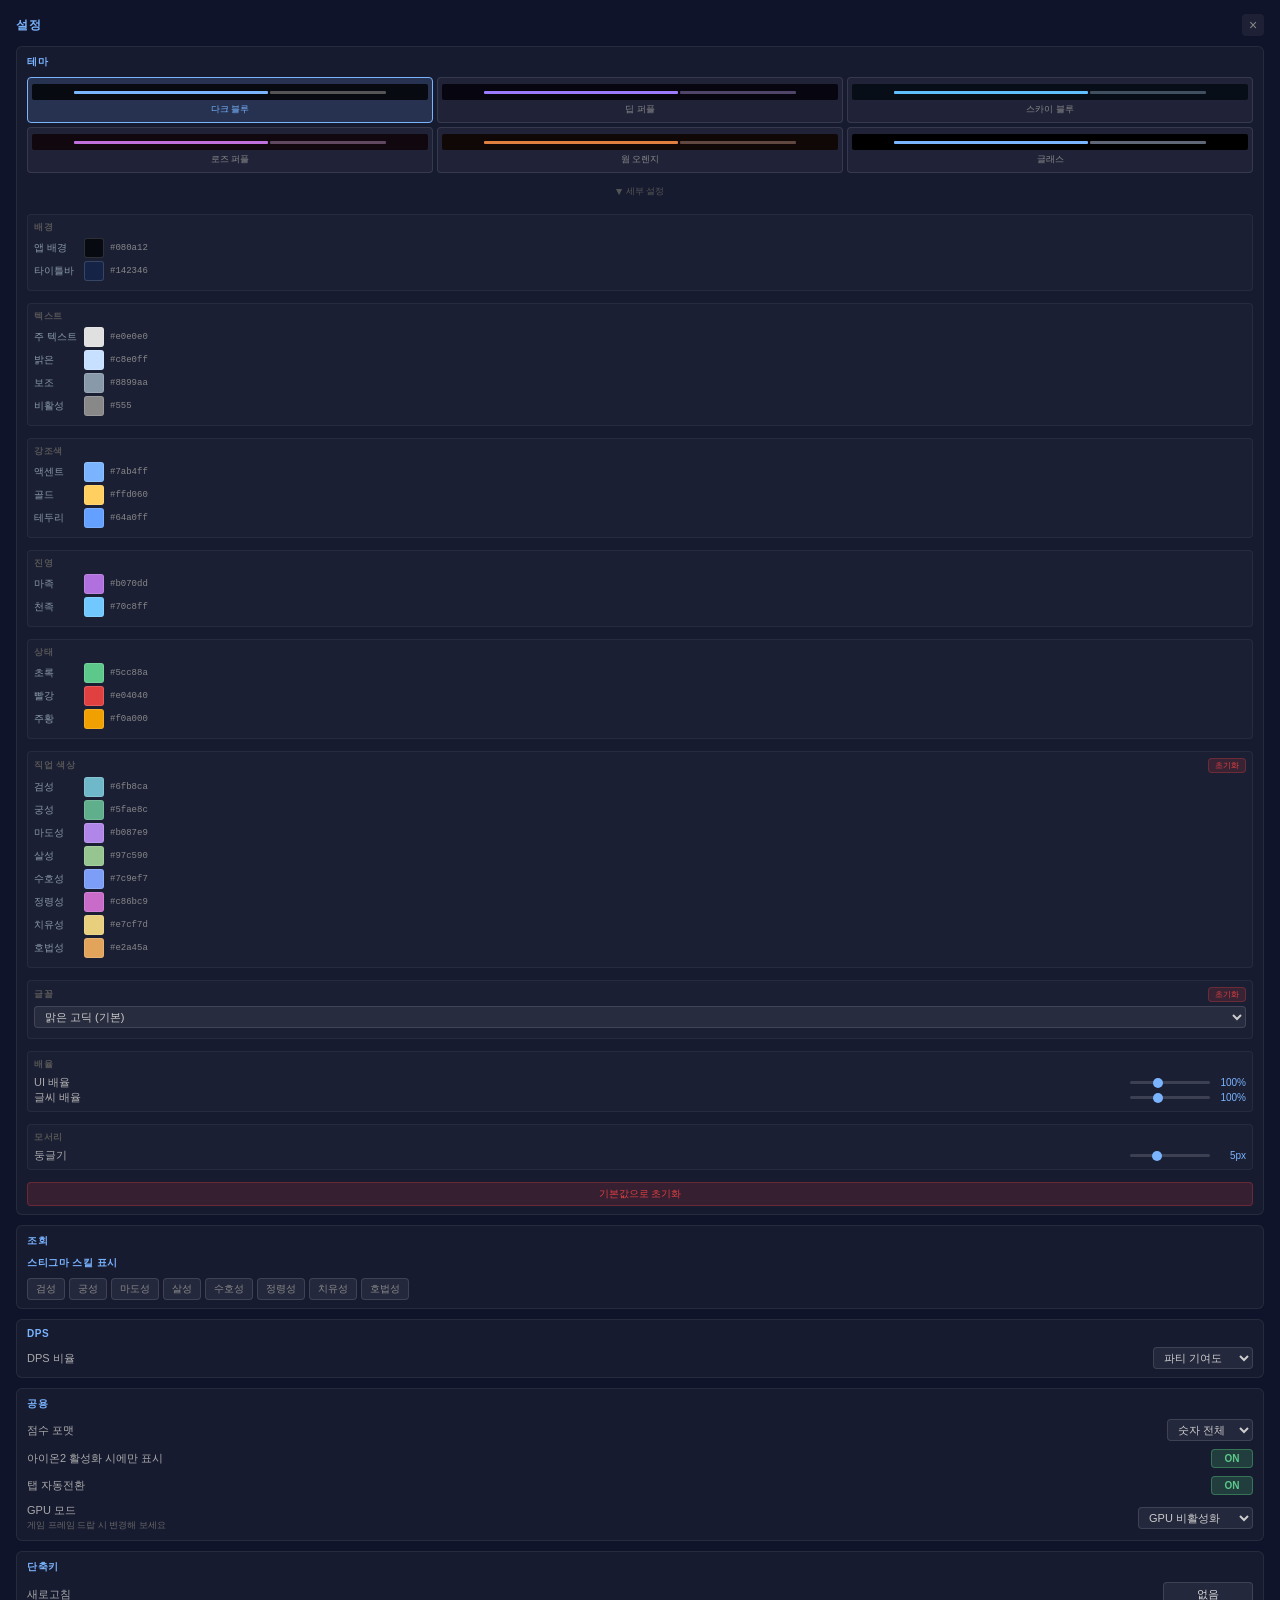
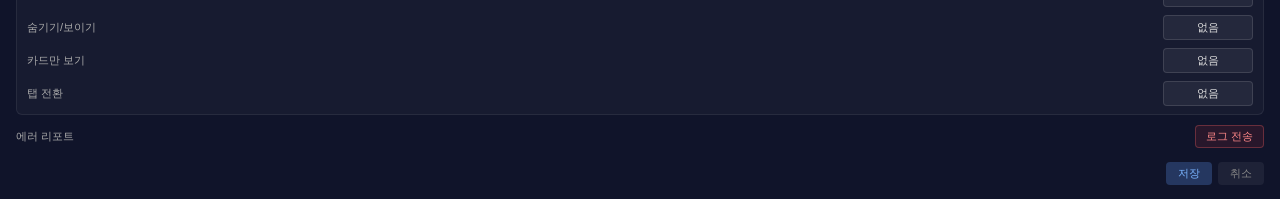
<file: Aion2DPSViewer/settings.html>
<!DOCTYPE html>
<html>
<head>
<meta charset="utf-8">
<style>
* { margin: 0; padding: 0; box-sizing: border-box; }
html { font-size: 11px; }
body {
  font-family: 'Segoe UI', 'Malgun Gothic', sans-serif;
  font-size: 1rem;
  color: #ccc;
  background: #10142a;
  overflow-y: auto;
  overflow-x: hidden;
  user-select: none;
}
body::-webkit-scrollbar { width: 3px; }
body::-webkit-scrollbar-track { background: transparent; }
body::-webkit-scrollbar-thumb { background: rgba(100,160,255,0.25); border-radius: 2px; }

.container {
  padding: 14px 16px;
  display: flex;
  flex-direction: column;
  gap: 10px;
  min-height: 100vh;
}
.title-bar {
  display: flex;
  justify-content: space-between;
  align-items: center;
}
.title {
  font-size: 12px;
  font-weight: bold;
  color: #7ab4ff;
  letter-spacing: 1px;
}
.close-btn {
  width: 22px; height: 22px;
  border: none; border-radius: 4px;
  background: rgba(255,255,255,0.06);
  color: #888; font-size: 14px; line-height: 1;
  cursor: pointer; display: flex; align-items: center; justify-content: center;
}
.close-btn:hover { background: rgba(224,64,64,0.3); color: #e04040; }
.section {
  background: rgba(255, 255, 255, 0.03);
  border: 1px solid rgba(255, 255, 255, 0.07);
  border-radius: 6px;
  padding: 8px 10px;
  display: flex;
  flex-direction: column;
  gap: 8px;
}
.section-title {
  font-size: 10px;
  font-weight: bold;
  color: #7ab4ff;
  letter-spacing: 0.5px;
}
.row {
  display: flex;
  align-items: center;
  justify-content: space-between;
  gap: 8px;
}
.row label {
  font-size: 11px;
  color: #aaa;
  flex: 1;
  min-width: 0;
}
.hint {
  display: block;
  font-size: 9px;
  color: #666;
  margin-top: 1px;
}
select {
  background: rgba(255, 255, 255, 0.06);
  border: 1px solid rgba(255, 255, 255, 0.12);
  color: #ccc;
  font-size: 11px;
  padding: 3px 6px;
  border-radius: 4px;
  cursor: pointer;
  outline: none;
}
select option {
  background: #1e1e2e;
  color: #ccc;
}
.toggle-btn {
  background: rgba(255, 255, 255, 0.06);
  border: 1px solid rgba(255, 255, 255, 0.12);
  color: #666;
  font-size: 10px;
  font-weight: bold;
  padding: 3px 10px;
  border-radius: 4px;
  cursor: pointer;
  min-width: 42px;
  text-align: center;
  transition: all 0.15s;
}
.toggle-btn.on {
  background: rgba(80, 200, 120, 0.2);
  border-color: rgba(80, 200, 120, 0.4);
  color: #5cc88a;
}
.shortcut-btn {
  background: rgba(255, 255, 255, 0.06);
  border: 1px solid rgba(255, 255, 255, 0.12);
  color: #ddd;
  font-size: 11px;
  padding: 4px 10px;
  border-radius: 4px;
  cursor: pointer;
  min-width: 90px;
  text-align: center;
  transition: border-color 0.15s;
}
.shortcut-btn:hover { border-color: rgba(100, 160, 255, 0.4); }
.shortcut-btn.recording {
  border-color: #ffd060;
  color: #ffd060;
  animation: pulse 1s infinite;
}
@keyframes pulse {
  0%, 100% { opacity: 1; }
  50% { opacity: 0.6; }
}
.job-buttons {
  display: flex;
  flex-wrap: wrap;
  gap: 4px;
}
.job-btn {
  background: rgba(255, 255, 255, 0.06);
  border: 1px solid rgba(255, 255, 255, 0.12);
  color: #888;
  font-size: 10px;
  padding: 3px 8px;
  border-radius: 4px;
  cursor: pointer;
  transition: all 0.15s;
  position: relative;
}
.job-btn:hover { border-color: rgba(100, 160, 255, 0.3); color: #aaa; }
.job-btn.active { border-color: rgba(100, 160, 255, 0.5); color: #7ab4ff; background: rgba(100, 160, 255, 0.1); }
.job-btn.has-tracked { color: #aaa; }
.job-btn-count {
  font-size: 8px;
  background: rgba(100, 160, 255, 0.3);
  color: #7ab4ff;
  border-radius: 6px;
  padding: 0 4px;
  margin-left: 3px;
  font-weight: bold;
}
.modal-overlay {
  position: fixed;
  top: 0; left: 0; right: 0; bottom: 0;
  background: rgba(0, 0, 0, 0.6);
  display: flex;
  align-items: center;
  justify-content: center;
  z-index: 200;
}
.modal-overlay.hidden { display: none; }
.modal {
  background: #1a1a2e;
  border: 1px solid rgba(100, 160, 255, 0.25);
  border-radius: 8px;
  padding: 14px 16px;
  width: 260px;
  display: flex;
  flex-direction: column;
  gap: 10px;
}
.modal.report-modal {
  border-color: rgba(255, 100, 100, 0.25);
}
.modal-header {
  display: flex;
  align-items: center;
  justify-content: space-between;
}
.modal-title {
  font-size: 13px;
  font-weight: 600;
  color: #7ab4ff;
}
.modal.report-modal .modal-title { color: #f88; }
.modal-actions-top {
  display: flex;
  gap: 4px;
}
.skill-select-btn {
  background: rgba(255, 255, 255, 0.06);
  border: 1px solid rgba(255, 255, 255, 0.1);
  color: #888;
  font-size: 9px;
  padding: 1px 6px;
  border-radius: 3px;
  cursor: pointer;
  transition: all 0.15s;
}
.skill-select-btn:hover { border-color: rgba(100, 160, 255, 0.3); color: #aaa; }
.skill-list {
  display: flex;
  flex-direction: column;
  gap: 3px;
  max-height: 200px;
  overflow-y: auto;
}
.skill-list::-webkit-scrollbar { width: 3px; }
.skill-list::-webkit-scrollbar-thumb { background: rgba(100,160,255,0.25); border-radius: 2px; }
.skill-empty {
  font-size: 9px;
  color: #555;
  text-align: center;
  padding: 6px 0;
}
.skill-checkbox {
  display: flex;
  align-items: center;
  gap: 6px;
  font-size: 10px;
  color: #aaa;
  cursor: pointer;
}
.skill-checkbox input[type="checkbox"] {
  width: 12px;
  height: 12px;
  accent-color: #7ab4ff;
  cursor: pointer;
}
.modal-actions {
  display: flex;
  justify-content: flex-end;
  gap: 8px;
}
.modal-close-btn {
  padding: 5px 14px;
  border: 1px solid rgba(100, 160, 255, 0.2);
  border-radius: 4px;
  background: rgba(100, 160, 255, 0.1);
  color: #7ab4ff;
  font-size: 11px;
  cursor: pointer;
  transition: all 0.15s;
}
.modal-close-btn:hover { background: rgba(100, 160, 255, 0.2); color: #9ac4ff; }
.report-textarea {
  width: 100%;
  padding: 8px;
  border: 1px solid rgba(255, 255, 255, 0.15);
  border-radius: 4px;
  background: rgba(0, 0, 0, 0.3);
  color: #ccc;
  font-size: 11px;
  font-family: inherit;
  resize: vertical;
  min-height: 60px;
  max-height: 120px;
  box-sizing: border-box;
}
.report-textarea::placeholder { color: #666; }
.report-textarea:focus { outline: none; border-color: rgba(255, 100, 100, 0.4); }
.report-send-btn {
  padding: 5px 14px;
  border: 1px solid rgba(255, 100, 100, 0.3);
  border-radius: 4px;
  background: rgba(255, 60, 60, 0.15);
  color: #f88;
  font-size: 11px;
  cursor: pointer;
  transition: all 0.15s;
}
.report-send-btn:hover { background: rgba(255, 60, 60, 0.3); color: #faa; }
.report-send-btn:disabled { opacity: 0.5; cursor: default; }
.report-cancel-btn {
  padding: 5px 14px;
  border: 1px solid rgba(255, 255, 255, 0.1);
  border-radius: 4px;
  background: rgba(255, 255, 255, 0.05);
  color: #888;
  font-size: 11px;
  cursor: pointer;
  transition: all 0.15s;
}
.report-cancel-btn:hover { background: rgba(255, 255, 255, 0.12); color: #aaa; }
.report-btn {
  padding: 3px 10px;
  border: 1px solid rgba(255, 100, 100, 0.3);
  border-radius: 4px;
  background: rgba(255, 60, 60, 0.1);
  color: #f88;
  font-size: 11px;
  cursor: pointer;
  transition: all 0.15s;
}
.report-btn:hover { background: rgba(255, 60, 60, 0.25); color: #faa; }
.link-btn {
  padding: 3px 10px;
  border: 1px solid rgba(100, 160, 255, 0.3);
  border-radius: 4px;
  background: rgba(100, 160, 255, 0.1);
  color: #7ab4ff;
  font-size: 11px;
  cursor: pointer;
  transition: all 0.15s;
}
.link-btn:hover { background: rgba(100, 160, 255, 0.2); }
.guide-btn {
  display: inline-flex;
  align-items: center;
  justify-content: center;
  width: 16px;
  height: 16px;
  border-radius: 50%;
  border: 1px solid #888;
  background: transparent;
  color: #aaa;
  font-size: 10px;
  font-weight: bold;
  cursor: pointer;
  margin-left: 5px;
  padding: 0;
  line-height: 1;
  vertical-align: middle;
}
.guide-btn:hover { color: #ccc; border-color: #aaa; }
.scale-control {
  display: flex;
  align-items: center;
  gap: 6px;
}
.scale-slider {
  -webkit-appearance: none;
  width: 80px;
  height: 3px;
  background: rgba(255,255,255,0.15);
  border-radius: 2px;
  outline: none;
  cursor: pointer;
}
.scale-slider::-webkit-slider-thumb {
  -webkit-appearance: none;
  width: 10px;
  height: 10px;
  border-radius: 50%;
  background: #7ab4ff;
  cursor: pointer;
}
.scale-slider::-webkit-slider-thumb:hover { background: #a0cbff; }
.scale-value {
  font-size: 10px;
  color: #7ab4ff;
  min-width: 30px;
  text-align: right;
}
/* ── 테마 ── */
.theme-grid { display: grid; grid-template-columns: repeat(3,1fr); gap: 4px; }
.theme-card {
  padding: 6px 4px; border-radius: 4px; cursor: pointer;
  border: 1px solid rgba(255,255,255,0.1);
  background: rgba(255,255,255,0.04);
  display: flex; flex-direction: column; align-items: center; gap: 3px;
  transition: all 0.15s;
}
.theme-card.active { border-color: #7ab4ff; background: rgba(122,180,255,0.15); }
.theme-preview {
  width: 100%; height: 16px; border-radius: 2px;
  display: flex; align-items: center; justify-content: center; gap: 2px; padding: 0 4px;
}
.theme-name { font-size: 9px; }
.theme-detail-toggle {
  width: 100%; padding: 4px 0; background: none; border: none;
  color: #555; font-size: 9px; cursor: pointer;
  display: flex; align-items: center; justify-content: center; gap: 4px;
}
.theme-detail { display: flex; flex-direction: column; gap: 6px; margin-top: 4px; }
.theme-detail.hidden { display: none; }
.theme-sub {
  background: rgba(255,255,255,0.02); border: 1px solid rgba(255,255,255,0.05);
  border-radius: 4px; padding: 6px 6px; margin-bottom: 6px;
}
.theme-sub-title { font-size: 9px; color: #555; font-weight: 600; margin-bottom: 4px; text-transform: uppercase; letter-spacing: 0.5px; }
.color-row { display: flex; align-items: center; gap: 6px; margin-bottom: 3px; }
.color-row .cr-label { font-size: 10px; color: #8899aa; min-width: 44px; flex-shrink: 0; }
.cr-swatch {
  width: 20px; height: 20px; border: 1px solid rgba(255,255,255,0.15);
  border-radius: 3px; cursor: pointer; flex-shrink: 0;
}
.color-row .cr-hex {
  flex: 1; min-width: 0; font-size: 9px; font-family: monospace;
  color: #888; overflow: hidden; text-overflow: ellipsis; white-space: nowrap;
}
/* 커스텀 컬러피커 모달 */
.cp-overlay {
  position: fixed; inset: 0; z-index: 10000;
  background: rgba(0,0,0,0.5); display: flex; align-items: center; justify-content: center;
}
.cp-modal {
  background: #1a1e30; border: 1px solid rgba(255,255,255,0.15);
  border-radius: 8px; padding: 12px; width: 220px;
}
.cp-sv-area {
  position: relative; width: 100%; height: 140px; border-radius: 4px; cursor: crosshair;
  margin-bottom: 8px; overflow: hidden;
}
.cp-sv-area .cp-white { position:absolute;inset:0;background:linear-gradient(to right,#fff,transparent); }
.cp-sv-area .cp-black { position:absolute;inset:0;background:linear-gradient(to top,#000,transparent); }
.cp-sv-cursor {
  position: absolute; width: 10px; height: 10px; border: 2px solid #fff;
  border-radius: 50%; box-shadow: 0 0 2px rgba(0,0,0,0.8);
  pointer-events: none; transform: translate(-50%,-50%);
}
.cp-hue-bar {
  width: 100%; height: 14px; border-radius: 3px; cursor: crosshair; margin-bottom: 8px;
  background: linear-gradient(to right,#f00,#ff0,#0f0,#0ff,#00f,#f0f,#f00);
}
.cp-hue-bar .cp-hue-cursor {
  position: relative; width: 4px; height: 100%; background: #fff;
  border: 1px solid #333; border-radius: 1px; pointer-events: none; top: 0;
}
.cp-bottom { display: flex; gap: 6px; align-items: center; margin-bottom: 8px; }
.cp-preview { width: 28px; height: 28px; border-radius: 4px; border: 1px solid rgba(255,255,255,0.15); flex-shrink: 0; }
.cp-hex {
  flex: 1; font-size: 12px; font-family: monospace; padding: 4px 6px;
  background: rgba(0,0,0,0.3); border: 1px solid rgba(255,255,255,0.1);
  border-radius: 4px; color: #ccc; outline: none;
}
.cp-actions { display: flex; gap: 6px; }
.cp-actions button { flex: 1; padding: 5px 0; border: none; border-radius: 4px; font-size: 11px; cursor: pointer; }
.cp-save { background: rgba(100,160,255,0.25); color: #7ab4ff; }
.cp-save:hover { background: rgba(100,160,255,0.4); }
.cp-cancel { background: rgba(255,255,255,0.06); color: #888; }
.cp-cancel:hover { background: rgba(255,255,255,0.12); }
.theme-reset-btn {
  padding: 4px 8px; font-size: 10px; cursor: pointer;
  background: rgba(224,64,64,0.15); border: 1px solid rgba(224,64,64,0.3);
  border-radius: 4px; color: #e04040;
}
.actions {
  display: flex;
  gap: 6px;
  justify-content: flex-end;
  margin-top: 4px;
}
.save-btn {
  font-size: 11px;
  padding: 4px 12px;
  border-radius: 4px;
  border: none;
  cursor: pointer;
  background: rgba(100, 160, 255, 0.25);
  color: #7ab4ff;
}
.save-btn:hover { background: rgba(100, 160, 255, 0.4); }
.cancel-btn {
  font-size: 11px;
  padding: 4px 12px;
  border-radius: 4px;
  border: none;
  cursor: pointer;
  background: rgba(255, 255, 255, 0.06);
  color: #888;
}
.cancel-btn:hover { background: rgba(255, 255, 255, 0.12); color: #aaa; }
</style>
</head>
<body>
<div class="container">
  <div class="title-bar">
    <div class="title">설정</div>
    <button class="close-btn" onclick="cancel()" title="닫기">&times;</button>
  </div>

  <!-- 테마 -->
  <div class="section">
    <div class="section-title">테마</div>
    <div class="theme-grid" id="themeGrid"></div>
    <button class="theme-detail-toggle" onclick="toggleThemeDetail()">
      <span id="themeDetailArrow" style="font-size:8px;transform:rotate(90deg);display:inline-block">▶</span> 세부 설정
    </button>
    <div class="theme-detail" id="themeDetail"></div>
  </div>

  <!-- 조회 -->
  <div class="section">
    <div class="section-title">조회</div>
    <div class="section-title">스티그마 스킬 표시</div>
    <div class="job-buttons" id="jobButtons"></div>
  </div>

  <!-- DPS -->
  <div class="section">
    <div class="section-title">DPS</div>
    <div class="row">
      <label>DPS 비율</label>
      <select id="dpsPercentMode">
        <option value="party">파티 기여도</option>
        <option value="boss">보스 HP 대비</option>
      </select>
    </div>
  </div>

  <!-- 공용 -->
  <div class="section">
    <div class="section-title">공용</div>
    <div class="row">
      <label>점수 포맷</label>
      <select id="scoreFormat">
        <option value="full">숫자 전체</option>
        <option value="short">축약 (K/M)</option>
      </select>
    </div>
    <div class="row">
      <label>아이온2 활성화 시에만 표시</label>
      <button class="toggle-btn" id="overlayOnly" onclick="toggleOverlayOnly()">OFF</button>
    </div>
    <div class="row">
      <label>탭 자동전환</label>
      <button class="toggle-btn" id="autoTabSwitch" onclick="toggleAutoTab()">OFF</button>
    </div>
    <div class="row">
      <label>GPU 모드<span class="hint">게임 프레임 드랍 시 변경해 보세요</span></label>
      <select id="gpuMode" onchange="changeGpuMode(this.value)">
        <option value="off">GPU 비활성화</option>
        <option value="compositing-off">합성만 비활성화</option>
        <option value="on">GPU 가속 사용</option>
      </select>
    </div>
  </div>

  <!-- 단축키 -->
  <div class="section">
    <div class="section-title">단축키</div>
    <div class="row">
      <label>새로고침</label>
      <button class="shortcut-btn" id="shortcutRefresh" onclick="startRecording('refresh')">없음</button>
    </div>
    <div class="row">
      <label>숨기기/보이기</label>
      <button class="shortcut-btn" id="shortcutToggle" onclick="startRecording('toggle')">없음</button>
    </div>
    <div class="row">
      <label>카드만 보기</label>
      <button class="shortcut-btn" id="shortcutCompact" onclick="startRecording('compact')">없음</button>
    </div>
    <div class="row">
      <label>탭 전환</label>
      <button class="shortcut-btn" id="shortcutSwitchTab" onclick="startRecording('switchTab')">없음</button>
    </div>
  </div>

  <div class="row">
    <label>에러 리포트</label>
    <button class="report-btn" onclick="showReportModal()">로그 전송</button>
  </div>

  <div class="actions">
    <button class="save-btn" onclick="save()">저장</button>
    <button class="cancel-btn" onclick="cancel()">취소</button>
  </div>
</div>

<!-- 스킬 모달 -->
<div class="modal-overlay hidden" id="skillOverlay" onclick="closeSkillModal()">
  <div class="modal" onclick="event.stopPropagation()">
    <div class="modal-header">
      <div class="modal-title" id="skillModalTitle"></div>
      <div class="modal-actions-top" id="skillModalTopActions"></div>
    </div>
    <div class="skill-list" id="skillList"></div>
    <div class="modal-actions">
      <button class="modal-close-btn" onclick="closeSkillModal()">닫기</button>
    </div>
  </div>
</div>

<!-- 에러 리포트 모달 -->
<div class="modal-overlay hidden" id="reportOverlay" onclick="closeReportModal()">
  <div class="modal report-modal" onclick="event.stopPropagation()">
    <div class="modal-title">에러 리포트</div>
    <textarea class="report-textarea" id="reportText" placeholder="증상을 입력하세요 (선택사항)" rows="4"></textarea>
    <div class="modal-actions">
      <button class="report-send-btn" id="reportSendBtn" onclick="sendReport()">전송</button>
      <button class="report-cancel-btn" onclick="closeReportModal()">취소</button>
    </div>
  </div>
</div>

<script>
const MODIFIER_KEYS = new Set(['Control', 'Alt', 'Shift', 'Meta']);
const ALL_JOBS = ['검성','궁성','마도성','살성','수호성','정령성','치유성','호법성'];

// State
const S = window.__SETTINGS__ || {};
let state = {
  refresh: (S.shortcuts||{}).refresh || '',
  toggle: (S.shortcuts||{}).toggle || '',
  compact: (S.shortcuts||{}).compact || '',
  switchTab: (S.shortcuts||{}).switchTab || '',
  overlayOnly: S.overlayOnly ?? true,
  textScale: S.textScale ?? 100,
  fontScale: S.fontScale ?? 100,
  trackedSkills: S.trackedSkills ? JSON.parse(JSON.stringify(S.trackedSkills)) : {},
  autoTabSwitch: S.autoTabSwitch ?? true,
  dpsPercentMode: S.dpsPercentMode || 'party',
  scoreFormat: S.scoreFormat || 'full',
  dpsTimeMode: S.dpsTimeMode || 'wallclock',
  gpuMode: S.gpuMode || 'off',
};
const knownDpSkills = S.knownDpSkills || {};
let recording = null;
let popupJob = null;

function msg(obj) {
  window.chrome.webview.postMessage(JSON.stringify(obj));
}

// Init UI
function init() {
  // selects
  document.getElementById('dpsPercentMode').value = state.dpsPercentMode;
  document.getElementById('scoreFormat').value = state.scoreFormat;

  // toggles
  updateToggle('overlayOnly', state.overlayOnly);
  updateToggle('autoTabSwitch', state.autoTabSwitch);
  document.getElementById('gpuMode').value = state.gpuMode;

  // scale — 테마 세부설정 패널에서 렌더링됨 (renderThemeDetail)

  // shortcuts
  updateShortcutBtn('shortcutRefresh', state.refresh);
  updateShortcutBtn('shortcutToggle', state.toggle);
  updateShortcutBtn('shortcutCompact', state.compact);
  updateShortcutBtn('shortcutSwitchTab', state.switchTab);

  // job buttons
  renderJobButtons();

  // event listeners
  document.getElementById('dpsPercentMode').onchange = function() { state.dpsPercentMode = this.value; };
  document.getElementById('scoreFormat').onchange = function() { state.scoreFormat = this.value; };
  // textScale/fontScale oninput — 테마 세부설정 패널에서 인라인 처리
}

function updateToggle(id, on) {
  var el = document.getElementById(id);
  el.textContent = on ? 'ON' : 'OFF';
  el.className = 'toggle-btn' + (on ? ' on' : '');
}

function toggleOverlayOnly() {
  state.overlayOnly = !state.overlayOnly;
  updateToggle('overlayOnly', state.overlayOnly);
}
function toggleAutoTab() {
  state.autoTabSwitch = !state.autoTabSwitch;
  updateToggle('autoTabSwitch', state.autoTabSwitch);
}
function changeGpuMode(val) {
  state.gpuMode = val;
}

// Shortcuts
function updateShortcutBtn(id, value) {
  var el = document.getElementById(id);
  el.textContent = value || '없음';
  el.className = 'shortcut-btn';
}

function startRecording(key) {
  if (recording === key) {
    recording = null;
    var map = {refresh:'shortcutRefresh', toggle:'shortcutToggle', compact:'shortcutCompact', switchTab:'shortcutSwitchTab'};
    var el = document.getElementById(map[key]);
    el.textContent = state[key] || '없음';
    el.className = 'shortcut-btn';
    msg({type:'resume-shortcuts'});
    return;
  }
  // stop previous
  if (recording) {
    var prevMap = {refresh:'shortcutRefresh', toggle:'shortcutToggle', compact:'shortcutCompact', switchTab:'shortcutSwitchTab'};
    var prev = document.getElementById(prevMap[recording]);
    prev.textContent = state[recording] || '없음';
    prev.className = 'shortcut-btn';
  }
  recording = key;
  msg({type:'suspend-shortcuts'});
  var map2 = {refresh:'shortcutRefresh', toggle:'shortcutToggle', compact:'shortcutCompact', switchTab:'shortcutSwitchTab'};
  var el2 = document.getElementById(map2[key]);
  el2.textContent = '키 입력… (ESC=해제)';
  el2.className = 'shortcut-btn recording';
}

document.addEventListener('keydown', function(e) {
  if (!recording) return;
  e.preventDefault();
  e.stopPropagation();

  if (e.key === 'Escape' && !e.ctrlKey && !e.altKey && !e.shiftKey) {
    state[recording] = '';
    var map = {refresh:'shortcutRefresh', toggle:'shortcutToggle', compact:'shortcutCompact', switchTab:'shortcutSwitchTab'};
    updateShortcutBtn(map[recording], '');
    recording = null;
    msg({type:'resume-shortcuts'});
    return;
  }

  if (MODIFIER_KEYS.has(e.key)) return;

  var parts = [];
  if (e.ctrlKey) parts.push('Ctrl');
  if (e.altKey) parts.push('Alt');
  if (e.shiftKey) parts.push('Shift');

  var key = e.key;
  if (key === ' ') key = 'Space';
  else if (key === 'Enter') key = 'Return';
  else if (key.startsWith('Arrow')) key = key.replace('Arrow', '');
  else if (key.length === 1) key = key.toUpperCase();
  parts.push(key);
  var accel = parts.join('+');

  state[recording] = accel;
  var map2 = {refresh:'shortcutRefresh', toggle:'shortcutToggle', compact:'shortcutCompact', switchTab:'shortcutSwitchTab'};
  updateShortcutBtn(map2[recording], accel);
  recording = null;
  msg({type:'resume-shortcuts'});
}, true);

// Job buttons & skill modal
function renderJobButtons() {
  var cont = document.getElementById('jobButtons');
  cont.innerHTML = '';
  ALL_JOBS.forEach(function(job) {
    var btn = document.createElement('button');
    var count = (state.trackedSkills[job] || []).length;
    btn.className = 'job-btn' + (count > 0 ? ' has-tracked' : '');
    btn.innerHTML = esc(job) + (count > 0 ? '<span class="job-btn-count">' + count + '</span>' : '');
    btn.onclick = function() { openSkillModal(job); };
    cont.appendChild(btn);
  });
}

function openSkillModal(job) {
  popupJob = job;
  document.getElementById('skillModalTitle').textContent = job + ' 스티그마';
  var skills = knownDpSkills[job] || [];
  var topActions = document.getElementById('skillModalTopActions');
  if (skills.length > 0) {
    topActions.innerHTML = '<button class="skill-select-btn" onclick="selectAll()">전체선택</button><button class="skill-select-btn" onclick="deselectAll()">전체해제</button>';
  } else {
    topActions.innerHTML = '';
  }
  renderSkillList();
  document.getElementById('skillOverlay').className = 'modal-overlay';
}

function closeSkillModal() {
  popupJob = null;
  document.getElementById('skillOverlay').className = 'modal-overlay hidden';
  renderJobButtons();
}

function renderSkillList() {
  var list = document.getElementById('skillList');
  var skills = knownDpSkills[popupJob] || [];
  if (skills.length === 0) {
    list.innerHTML = '<div class="skill-empty">해당 직업 캐릭터 조회 시 스킬이 자동 등록됩니다</div>';
    return;
  }
  var tracked = state.trackedSkills[popupJob] || [];
  list.innerHTML = '';
  skills.forEach(function(sk) {
    var lbl = document.createElement('label');
    lbl.className = 'skill-checkbox';
    var cb = document.createElement('input');
    cb.type = 'checkbox';
    cb.checked = tracked.indexOf(sk) >= 0;
    cb.addEventListener('change', function() { toggleSkill(sk); });
    var sp = document.createElement('span');
    sp.textContent = sk;
    lbl.appendChild(cb);
    lbl.appendChild(sp);
    list.appendChild(lbl);
  });
}

function toggleSkill(name) {
  if (!popupJob) return;
  var arr = state.trackedSkills[popupJob] || [];
  var idx = arr.indexOf(name);
  if (idx >= 0) arr.splice(idx, 1);
  else arr.push(name);
  state.trackedSkills[popupJob] = arr;
}

function selectAll() {
  if (!popupJob) return;
  state.trackedSkills[popupJob] = (knownDpSkills[popupJob] || []).slice();
  renderSkillList();
}
function deselectAll() {
  if (!popupJob) return;
  state.trackedSkills[popupJob] = [];
  renderSkillList();
}

// Report modal
function showReportModal() {
  document.getElementById('reportText').value = '';
  document.getElementById('reportSendBtn').textContent = '전송';
  document.getElementById('reportSendBtn').disabled = false;
  document.getElementById('reportOverlay').className = 'modal-overlay';
}
function closeReportModal() {
  document.getElementById('reportOverlay').className = 'modal-overlay hidden';
}
function sendReport() {
  var btn = document.getElementById('reportSendBtn');
  btn.textContent = '전송 중...';
  btn.disabled = true;
  var text = document.getElementById('reportText').value.trim();
  msg({type:'send-error-report', data: text || null});
  setTimeout(function() {
    btn.textContent = '전송 완료';
    setTimeout(function() { closeReportModal(); }, 1000);
  }, 1500);
}

// Save / Cancel
function save() {
  msg({
    type: 'settings-save',
    data: {
      refresh: state.refresh,
      toggle: state.toggle,
      compact: state.compact,
      switchTab: state.switchTab,
      overlayOnly: state.overlayOnly,
      textScale: state.textScale,
      fontScale: state.fontScale,
      trackedSkills: state.trackedSkills,
      showParty: true,
      showSelf: true,
      autoTabSwitch: state.autoTabSwitch,
      dpsPercentMode: state.dpsPercentMode,
      scoreFormat: state.scoreFormat,
      dpsTimeMode: state.dpsTimeMode,
      gpuMode: state.gpuMode,
    }
  });
}
function cancel() {
  msg({type:'settings-close'});
}

function esc(s) {
  var d = document.createElement('div');
  d.textContent = s;
  return d.innerHTML;
}

// ═══════════════════════════════════════════
// 테마 시스템
// ═══════════════════════════════════════════
var THEME_STORAGE = 'aion2info-overlay-theme';
var THEME_PRESETS = {
  midnight: { name:'다크 블루', vars:{'--bg-app-rgb':'8, 10, 18','--bg-titlebar-rgb':'20, 35, 70','--accent':'#7ab4ff','--accent-dim':'#5a8abf','--accent-rgb':'122, 180, 255','--text-primary':'#e0e0e0','--text-bright':'#c8e0ff','--text-secondary':'#8899aa','--text-muted':'#555','--gold':'#ffd060','--gold-rgb':'255, 208, 96','--name-asmo':'#b070dd','--name-elyos':'#70c8ff','--border-accent-rgb':'100, 160, 255','--green':'#5cc88a','--green-rgb':'80, 200, 120','--red':'#e04040','--red-rgb':'224, 64, 64','--orange':'#f0a000','--border-radius':'5px'}},
  abyss: { name:'딥 퍼플', vars:{'--bg-app-rgb':'6, 5, 16','--bg-titlebar-rgb':'30, 20, 55','--accent':'#9b7aff','--accent-dim':'#7a5abf','--accent-rgb':'155, 122, 255','--text-primary':'#d8d0e8','--text-bright':'#d0c0f0','--text-secondary':'#8878aa','--text-muted':'#504568','--gold':'#e0c060','--gold-rgb':'224, 192, 96','--name-asmo':'#c080ee','--name-elyos':'#80a8ff','--border-accent-rgb':'120, 100, 220','--green':'#60c890','--green-rgb':'96, 200, 144','--red':'#d04050','--red-rgb':'208, 64, 80','--orange':'#d0a020','--border-radius':'5px'}},
  deva: { name:'스카이 블루', vars:{'--bg-app-rgb':'8, 14, 24','--bg-titlebar-rgb':'15, 30, 60','--accent':'#60c0ff','--accent-dim':'#4090c0','--accent-rgb':'96, 192, 255','--text-primary':'#d0e0f0','--text-bright':'#c0d8ff','--text-secondary':'#7090b0','--text-muted':'#405060','--gold':'#f0d060','--gold-rgb':'240, 208, 96','--name-asmo':'#a070c8','--name-elyos':'#80d0ff','--border-accent-rgb':'80, 150, 240','--green':'#50c880','--green-rgb':'80, 200, 128','--red':'#e05050','--red-rgb':'224, 80, 80','--orange':'#e0a030','--border-radius':'5px'}},
  asmodian: { name:'로즈 퍼플', vars:{'--bg-app-rgb':'16, 8, 14','--bg-titlebar-rgb':'40, 18, 35','--accent':'#c070dd','--accent-dim':'#9050a0','--accent-rgb':'192, 112, 221','--text-primary':'#e0d0e0','--text-bright':'#e0c8f0','--text-secondary':'#a080a0','--text-muted':'#604860','--gold':'#e0c060','--gold-rgb':'224, 192, 96','--name-asmo':'#d080f0','--name-elyos':'#70b0e0','--border-accent-rgb':'160, 100, 180','--green':'#60c880','--green-rgb':'96, 200, 128','--red':'#e04050','--red-rgb':'224, 64, 80','--orange':'#d09030','--border-radius':'5px'}},
  flame: { name:'웜 오렌지', vars:{'--bg-app-rgb':'16, 8, 6','--bg-titlebar-rgb':'50, 25, 15','--accent':'#e08040','--accent-dim':'#b06030','--accent-rgb':'224, 128, 64','--text-primary':'#f0e0d0','--text-bright':'#ffe0c0','--text-secondary':'#a08070','--text-muted':'#604840','--gold':'#ffc040','--gold-rgb':'255, 192, 64','--name-asmo':'#c080c0','--name-elyos':'#70b0d0','--border-accent-rgb':'200, 120, 60','--green':'#70c070','--green-rgb':'112, 192, 112','--red':'#e05040','--red-rgb':'224, 80, 64','--orange':'#f0a030','--border-radius':'5px'}},
  glass: { name:'글래스', vars:{'--bg-app-rgb':'0, 0, 0','--bg-titlebar-rgb':'0, 0, 0','--accent':'#7ab4ff','--accent-dim':'#5a8abf','--accent-rgb':'122, 180, 255','--text-primary':'#ffffff','--text-bright':'#e0f0ff','--text-secondary':'#a0a8b8','--text-muted':'#606878','--gold':'#ffd060','--gold-rgb':'255, 208, 96','--name-asmo':'#c080ee','--name-elyos':'#80d0ff','--border-accent-rgb':'100, 160, 255','--green':'#60d080','--green-rgb':'96, 208, 128','--red':'#f05050','--red-rgb':'240, 80, 80','--orange':'#f0a000','--border-radius':'8px'}}
};
var PRESET_KEYS = Object.keys(THEME_PRESETS);
var DEFAULT_JOB_COLORS = {'검성':'#6fb8ca','궁성':'#5fae8c','마도성':'#b087e9','살성':'#97c590','수호성':'#7c9ef7','정령성':'#c86bc9','치유성':'#e7cf7d','호법성':'#e2a45a'};
var FONT_OPTIONS = [
  {v:"'Malgun Gothic', 'Segoe UI', sans-serif", l:'맑은 고딕 (기본)'},
  {v:"'LINE Seed Sans KR', sans-serif", l:'LINE Seed Sans'},
  {v:"'Orbit', sans-serif", l:'Orbit'},
  {v:"'Gmarket Sans', sans-serif", l:'Gmarket Sans'},
  {v:"'Pretendard', 'Malgun Gothic', sans-serif", l:'Pretendard'},
  {v:"'Noto Sans KR', sans-serif", l:'Noto Sans KR'},
  {v:"system-ui, sans-serif", l:'시스템 기본'}
];
var PALETTE = [
  '#e04040','#e06040','#e08040','#e0a040','#e0c040','#e0e040',
  '#80e040','#40e040','#40e080','#40e0c0','#40c0e0','#4080e0',
  '#4040e0','#6040e0','#8040e0','#a040e0','#c040e0','#e040c0',
  '#ffffff','#cccccc','#999999','#666666','#333333','#000000',
  '#7ab4ff','#ffd060','#5cc88a','#b070dd','#70c8ff','#e2a45a'
];

var themeState = {preset:'midnight', customVars:{}, jobColors:JSON.parse(JSON.stringify(DEFAULT_JOB_COLORS)), fontFamily:FONT_OPTIONS[0].v};
// C#에서 주입한 __THEME__ 사용 (localStorage는 WebView2 인스턴스별로 분리되므로 사용 불가)
try { if(window.__THEME__) themeState = window.__THEME__; } catch(e){}

// 색상 유틸
function hexToRgb(h){h=h.replace('#','');return parseInt(h.substring(0,2),16)+', '+parseInt(h.substring(2,4),16)+', '+parseInt(h.substring(4,6),16);}
function rgbToHex(r){var p=r.split(',').map(function(s){return parseInt(s.trim())});return '#'+p.map(function(v){return v.toString(16).padStart(2,'0')}).join('');}
function hsvToHex(h,s,v){var c=v*s,x=c*(1-Math.abs((h/60)%2-1)),m=v-c,r1,g1,b1;if(h<60){r1=c;g1=x;b1=0}else if(h<120){r1=x;g1=c;b1=0}else if(h<180){r1=0;g1=c;b1=x}else if(h<240){r1=0;g1=x;b1=c}else if(h<300){r1=x;g1=0;b1=c}else{r1=c;g1=0;b1=x}function toH(n){return Math.round((n+m)*255).toString(16).padStart(2,'0')}return '#'+toH(r1)+toH(g1)+toH(b1);}
function hexToHsv(hex){var h=hex.replace('#',''),r=parseInt(h.substring(0,2),16)/255,g=parseInt(h.substring(2,4),16)/255,b=parseInt(h.substring(4,6),16)/255,mx=Math.max(r,g,b),mn=Math.min(r,g,b),d=mx-mn,hu=0;if(d!==0){if(mx===r)hu=60*(((g-b)/d)%6);else if(mx===g)hu=60*((b-r)/d+2);else hu=60*((r-g)/d+4);}if(hu<0)hu+=360;return[hu,mx===0?0:d/mx,mx];}

function saveThemeState(){try{localStorage.setItem(THEME_STORAGE,JSON.stringify(themeState));}catch(e){}}
function previewScale(){msg({type:'preview-scale',data:{textScale:state.textScale,fontScale:state.fontScale}});}
function applyThemeToOverlay(){try{msg({type:'theme-changed',data:themeState});}catch(e){}}

function setThemePreset(key){
  try{
    themeState.preset=key;
    themeState.customVars={};
    themeState.jobColors=JSON.parse(JSON.stringify(DEFAULT_JOB_COLORS));
    themeState.fontFamily=FONT_OPTIONS[0].v;
    saveThemeState();
    renderThemeGrid();
    if(themeDetailOpen) renderThemeDetail();
    applyThemeToOverlay();
  }catch(e){console.error('setThemePreset error',e);}
}

function resetJobColors(){
  themeState.jobColors=JSON.parse(JSON.stringify(DEFAULT_JOB_COLORS));
  saveThemeState(); if(themeDetailOpen) renderThemeDetail(); applyThemeToOverlay();
}
function resetFont(){
  themeState.fontFamily=FONT_OPTIONS[0].v;
  saveThemeState(); if(themeDetailOpen) renderThemeDetail(); applyThemeToOverlay();
}

function setThemeVar(varName,hex){
  try{
    if(varName==='--accent'){
      var rgb=hexToRgb(hex);var parts=rgb.split(',').map(function(s){return Math.max(0,parseInt(s.trim())-40)});
      var dim='#'+parts.map(function(v){return v.toString(16).padStart(2,'0')}).join('');
      Object.assign(themeState.customVars,{'--accent':hex,'--accent-rgb':rgb,'--accent-dim':dim});
    } else if(varName==='--bg-app-rgb'||varName==='--bg-titlebar-rgb'||varName==='--border-accent-rgb'){
      themeState.customVars[varName]=hexToRgb(hex);
    } else if(varName==='--green'||varName==='--red'||varName==='--gold'){
      themeState.customVars[varName]=hex;themeState.customVars[varName+'-rgb']=hexToRgb(hex);
    } else {
      themeState.customVars[varName]=hex;
    }
    saveThemeState(); renderThemeGrid(); applyThemeToOverlay();
  }catch(e){console.error('setThemeVar error',e);}
}

function getActiveVars(){
  var base=(THEME_PRESETS[themeState.preset]||THEME_PRESETS.midnight).vars;
  return Object.assign({},base,themeState.customVars||{});
}

// 프리셋 그리드 — 인라인 onclick 사용
function renderThemeGrid(){
  var cont=document.getElementById('themeGrid');
  var html='';
  PRESET_KEYS.forEach(function(key){
    var p=THEME_PRESETS[key];
    var a=themeState.preset===key;
    var hasCustom = a && Object.keys(themeState.customVars||{}).length > 0;
    html+='<button class="theme-card'+(a?' active':'')+'" onclick="setThemePreset(\''+key+'\')">'
      +'<div class="theme-preview" style="background:rgb('+p.vars['--bg-app-rgb']+')">'
      +'<div style="width:50%;height:3px;border-radius:1px;background:'+p.vars['--accent']+'"></div>'
      +'<div style="width:30%;height:3px;border-radius:1px;background:'+p.vars['--text-muted']+'"></div>'
      +'</div><span class="theme-name" style="color:'+(a?'#7ab4ff':'#888')+'">'+p.name+(hasCustom?' *':'')+'</span>'
      +'</button>';
  });
  cont.innerHTML=html;
}

var themeDetailOpen = true;
function toggleThemeDetail(){
  themeDetailOpen=!themeDetailOpen;
  var el=document.getElementById('themeDetail');
  el.className=themeDetailOpen?'theme-detail':'theme-detail hidden';
  document.getElementById('themeDetailArrow').style.transform=themeDetailOpen?'rotate(90deg)':'none';
  if(themeDetailOpen) renderThemeDetail();
}

function renderThemeDetail(){
  var cont=document.getElementById('themeDetail');
  var av=getActiveVars();
  var bgHex=rgbToHex(av['--bg-app-rgb']),tbHex=rgbToHex(av['--bg-titlebar-rgb']),borderHex=rgbToHex(av['--border-accent-rgb']);
  var radius=parseInt(av['--border-radius'])||5;

  var html='';
  html+='<div class="theme-sub"><div class="theme-sub-title">배경</div>';
  html+=colorRowHtml('앱 배경','--bg-app-rgb',bgHex);
  html+=colorRowHtml('타이틀바','--bg-titlebar-rgb',tbHex);
  html+='</div>';
  html+='<div class="theme-sub"><div class="theme-sub-title">텍스트</div>';
  html+=colorRowHtml('주 텍스트','--text-primary',av['--text-primary']);
  html+=colorRowHtml('밝은','--text-bright',av['--text-bright']);
  html+=colorRowHtml('보조','--text-secondary',av['--text-secondary']);
  html+=colorRowHtml('비활성','--text-muted',av['--text-muted']);
  html+='</div>';
  html+='<div class="theme-sub"><div class="theme-sub-title">강조색</div>';
  html+=colorRowHtml('액센트','--accent',av['--accent']);
  html+=colorRowHtml('골드','--gold',av['--gold']);
  html+=colorRowHtml('테두리','--border-accent-rgb',borderHex);
  html+='</div>';
  html+='<div class="theme-sub"><div class="theme-sub-title">진영</div>';
  html+=colorRowHtml('마족','--name-asmo',av['--name-asmo']);
  html+=colorRowHtml('천족','--name-elyos',av['--name-elyos']);
  html+='</div>';
  html+='<div class="theme-sub"><div class="theme-sub-title">상태</div>';
  html+=colorRowHtml('초록','--green',av['--green']);
  html+=colorRowHtml('빨강','--red',av['--red']);
  html+=colorRowHtml('주황','--orange',av['--orange']);
  html+='</div>';
  html+='<div class="theme-sub"><div style="display:flex;justify-content:space-between;align-items:center;margin-bottom:4px"><div class="theme-sub-title" style="margin-bottom:0">직업 색상</div><button class="theme-reset-btn" style="font-size:8px;padding:1px 6px" onclick="resetJobColors()">초기화</button></div>';
  ALL_JOBS.forEach(function(job){
    html+=colorRowHtml(job,'job:'+job,themeState.jobColors[job]||DEFAULT_JOB_COLORS[job]);
  });
  html+='</div>';
  html+='<div class="theme-sub"><div style="display:flex;justify-content:space-between;align-items:center;margin-bottom:4px"><div class="theme-sub-title" style="margin-bottom:0">글꼴</div><button class="theme-reset-btn" style="font-size:8px;padding:1px 6px" onclick="resetFont()">초기화</button></div>';
  html+='<select style="width:100%;margin-bottom:4px" onchange="themeState.fontFamily=this.value;saveThemeState();applyThemeToOverlay()">';
  FONT_OPTIONS.forEach(function(f){
    html+='<option value="'+esc(f.v)+'"'+(themeState.fontFamily===f.v?' selected':'')+'>'+esc(f.l)+'</option>';
  });
  html+='</select>';
  html+='</div>';
  html+='<div class="theme-sub"><div class="theme-sub-title">배율</div>';
  html+='<div class="row"><label>UI 배율</label><div class="scale-control">'
    +'<input type="range" class="scale-slider" id="textScaleTheme" min="50" max="200" step="10" value="'+state.textScale+'" oninput="state.textScale=Number(this.value);this.nextElementSibling.textContent=this.value+\'%\';previewScale()">'
    +'<span class="scale-value">'+state.textScale+'%</span></div></div>';
  html+='<div class="row"><label>글씨 배율</label><div class="scale-control">'
    +'<input type="range" class="scale-slider" id="fontScaleTheme" min="50" max="200" step="10" value="'+state.fontScale+'" oninput="state.fontScale=Number(this.value);this.nextElementSibling.textContent=this.value+\'%\';previewScale()">'
    +'<span class="scale-value">'+state.fontScale+'%</span></div></div>';
  html+='</div>';
  html+='<div class="theme-sub"><div class="theme-sub-title">모서리</div>';
  html+='<div class="row"><label>둥글기</label><div class="scale-control">'
    +'<input type="range" class="scale-slider" min="0" max="16" step="1" value="'+radius+'" oninput="setThemeVar(\'--border-radius\',this.value+\'px\');this.nextElementSibling.textContent=this.value+\'px\'">'
    +'<span class="scale-value">'+radius+'px</span></div></div>';
  html+='</div>';
  html+='<button class="theme-reset-btn" onclick="resetTheme()">기본값으로 초기화</button>';

  cont.innerHTML=html;
}

// ── 커스텀 컬러 피커 (SV + Hue + 저장/취소) ──
var cp = { varName:'', hue:0, sat:1, val:1, origHex:'', el:null };

function colorRowHtml(label,varName,value){
  var isHex=/^#[0-9a-fA-F]{6}$/i.test(value);
  var color=isHex?value:'#888888';
  var safeVar=varName.replace(/'/g,"\\'");
  return '<div class="color-row">'
    +'<span class="cr-label">'+esc(label)+'</span>'
    +'<span class="cr-swatch" style="background:'+color+'" onclick="cpOpen(this,\''+safeVar+'\',\''+color+'\')"></span>'
    +'<span class="cr-hex">'+esc(value)+'</span>'
    +'</div>';
}

// --- HSV ↔ HEX 변환 ---
function hsv2rgb(h,s,v){
  var c=v*s,x=c*(1-Math.abs((h/60)%2-1)),m=v-c,r,g,b;
  if(h<60){r=c;g=x;b=0;}else if(h<120){r=x;g=c;b=0;}else if(h<180){r=0;g=c;b=x;}
  else if(h<240){r=0;g=x;b=c;}else if(h<300){r=x;g=0;b=c;}else{r=c;g=0;b=x;}
  return [Math.round((r+m)*255),Math.round((g+m)*255),Math.round((b+m)*255)];
}
function rgb2hsv(r,g,b){
  r/=255;g/=255;b/=255;
  var mx=Math.max(r,g,b),mn=Math.min(r,g,b),d=mx-mn,h=0,s=mx?d/mx:0,v=mx;
  if(d){if(mx===r)h=((g-b)/d+6)%6;else if(mx===g)h=(b-r)/d+2;else h=(r-g)/d+4;h*=60;}
  return [h,s,v];
}
function hex2hsv(hex){
  var r=parseInt(hex.slice(1,3),16),g=parseInt(hex.slice(3,5),16),b=parseInt(hex.slice(5,7),16);
  return rgb2hsv(r,g,b);
}
function hsv2hex(h,s,v){
  var rgb=hsv2rgb(h,s,v);
  return '#'+rgb.map(function(c){return ('0'+c.toString(16)).slice(-2);}).join('');
}
function cpCurrentHex(){ return hsv2hex(cp.hue,cp.sat,cp.val); }

// --- 모달 열기 ---
function cpOpen(swatchEl,varName,hex){
  cp.varName=varName; cp.origHex=hex; cp.el=swatchEl;
  var hsv=hex2hsv(hex); cp.hue=hsv[0]; cp.sat=hsv[1]; cp.val=hsv[2];

  var ov=document.createElement('div');
  ov.className='cp-overlay'; ov.id='cpOverlay';

  var m=document.createElement('div');
  m.className='cp-modal'; m.onclick=function(e){e.stopPropagation();};
  m.innerHTML=
    '<div class="cp-sv-area" id="cpSV">'
      +'<div class="cp-white"></div><div class="cp-black"></div>'
      +'<div class="cp-sv-cursor" id="cpSVCursor"></div>'
    +'</div>'
    +'<div class="cp-hue-bar" id="cpHue"><div class="cp-hue-cursor" id="cpHueCursor"></div></div>'
    +'<div class="cp-bottom">'
      +'<div class="cp-preview" id="cpPreview"></div>'
      +'<input class="cp-hex" id="cpHex" maxlength="7" spellcheck="false">'
    +'</div>'
    +'<div class="cp-actions">'
      +'<button class="cp-save" onclick="cpSave()">저장</button>'
      +'<button class="cp-cancel" onclick="cpClose()">취소</button>'
    +'</div>';
  ov.appendChild(m);
  document.body.appendChild(ov);
  cpRender();
  cpBindDrag();
}

function cpRender(){
  var hex=cpCurrentHex();
  var hueColor=hsv2hex(cp.hue,1,1);
  document.getElementById('cpSV').style.background=hueColor;
  var svArea=document.getElementById('cpSV');
  var cur=document.getElementById('cpSVCursor');
  cur.style.left=(cp.sat*100)+'%';
  cur.style.top=((1-cp.val)*100)+'%';
  var hueBar=document.getElementById('cpHue');
  var hCur=document.getElementById('cpHueCursor');
  hCur.style.left=(cp.hue/360*100)+'%';
  document.getElementById('cpPreview').style.background=hex;
  document.getElementById('cpHex').value=hex;
}

// --- 드래그 ---
function cpBindDrag(){
  var svArea=document.getElementById('cpSV');
  var hueBar=document.getElementById('cpHue');

  function svMove(e){
    var r=svArea.getBoundingClientRect();
    cp.sat=Math.max(0,Math.min(1,(e.clientX-r.left)/r.width));
    cp.val=Math.max(0,Math.min(1,1-(e.clientY-r.top)/r.height));
    cpRender();
  }
  svArea.onmousedown=function(e){e.preventDefault();svMove(e);
    document.onmousemove=svMove;document.onmouseup=function(){document.onmousemove=null;document.onmouseup=null;};
  };

  function hueMove(e){
    var r=hueBar.getBoundingClientRect();
    cp.hue=Math.max(0,Math.min(359,(e.clientX-r.left)/r.width*360));
    cpRender();
  }
  hueBar.onmousedown=function(e){e.preventDefault();hueMove(e);
    document.onmousemove=hueMove;document.onmouseup=function(){document.onmousemove=null;document.onmouseup=null;};
  };

  document.getElementById('cpHex').oninput=function(){
    var v=this.value;
    if(/^#[0-9a-fA-F]{6}$/i.test(v)){
      var hsv=hex2hsv(v);cp.hue=hsv[0];cp.sat=hsv[1];cp.val=hsv[2];cpRender();
    }
  };
}

// --- 저장/닫기 ---
function cpSave(){
  var hex=cpCurrentHex();
  // 스와치 + hex 텍스트 업데이트
  if(cp.el){
    cp.el.style.background=hex;
    var hexSpan=cp.el.nextElementSibling;
    if(hexSpan) hexSpan.textContent=hex;
  }
  // 테마 적용
  try{
    if(cp.varName.indexOf('job:')===0){
      themeState.jobColors[cp.varName.substring(4)]=hex;
      saveThemeState();applyThemeToOverlay();
    } else {
      setThemeVar(cp.varName,hex);
    }
  }catch(e){console.error('cpSave error',e);}
  cpClose();
}

function cpClose(){
  var ov=document.getElementById('cpOverlay');
  if(ov) ov.remove();
  document.onmousemove=null;document.onmouseup=null;
}

function resetTheme(){
  themeState={preset:'midnight',customVars:{},jobColors:JSON.parse(JSON.stringify(DEFAULT_JOB_COLORS)),fontFamily:FONT_OPTIONS[0].v};
  saveThemeState(); renderThemeGrid(); if(themeDetailOpen) renderThemeDetail(); applyThemeToOverlay();
}

// ── 엣지 리사이즈 ──
var _resizing = false;
var EDGE = 6;
document.addEventListener('mousedown', function(e) {
  var w = document.documentElement.clientWidth;
  var h = document.documentElement.clientHeight;
  var dirs = [];
  if (e.clientX < EDGE) dirs.push('left');
  if (e.clientX > w - EDGE) dirs.push('right');
  if (e.clientY < EDGE) dirs.push('top');
  if (e.clientY > h - EDGE) dirs.push('bottom');
  if (dirs.length > 0) {
    e.preventDefault();
    _resizing = true;
    msg({type:'resize-start', data: dirs.join('-')});
  }
});
window.addEventListener('mouseup', function() {
  if (_resizing) { _resizing = false; msg({type:'mouse-up'}); }
});
document.addEventListener('mousemove', function(e) {
  if (_resizing) return;
  var w = document.documentElement.clientWidth;
  var h = document.documentElement.clientHeight;
  var l = e.clientX < EDGE, r = e.clientX > w - EDGE;
  var t = e.clientY < EDGE, b = e.clientY > h - EDGE;
  var c = '';
  if ((t&&l)||(b&&r)) c='nwse-resize';
  else if ((t&&r)||(b&&l)) c='nesw-resize';
  else if (l||r) c='ew-resize';
  else if (t||b) c='ns-resize';
  document.body.style.cursor = c;
});

init();
renderThemeGrid();
renderThemeDetail();
</script>
</body>
</html>
</file>
